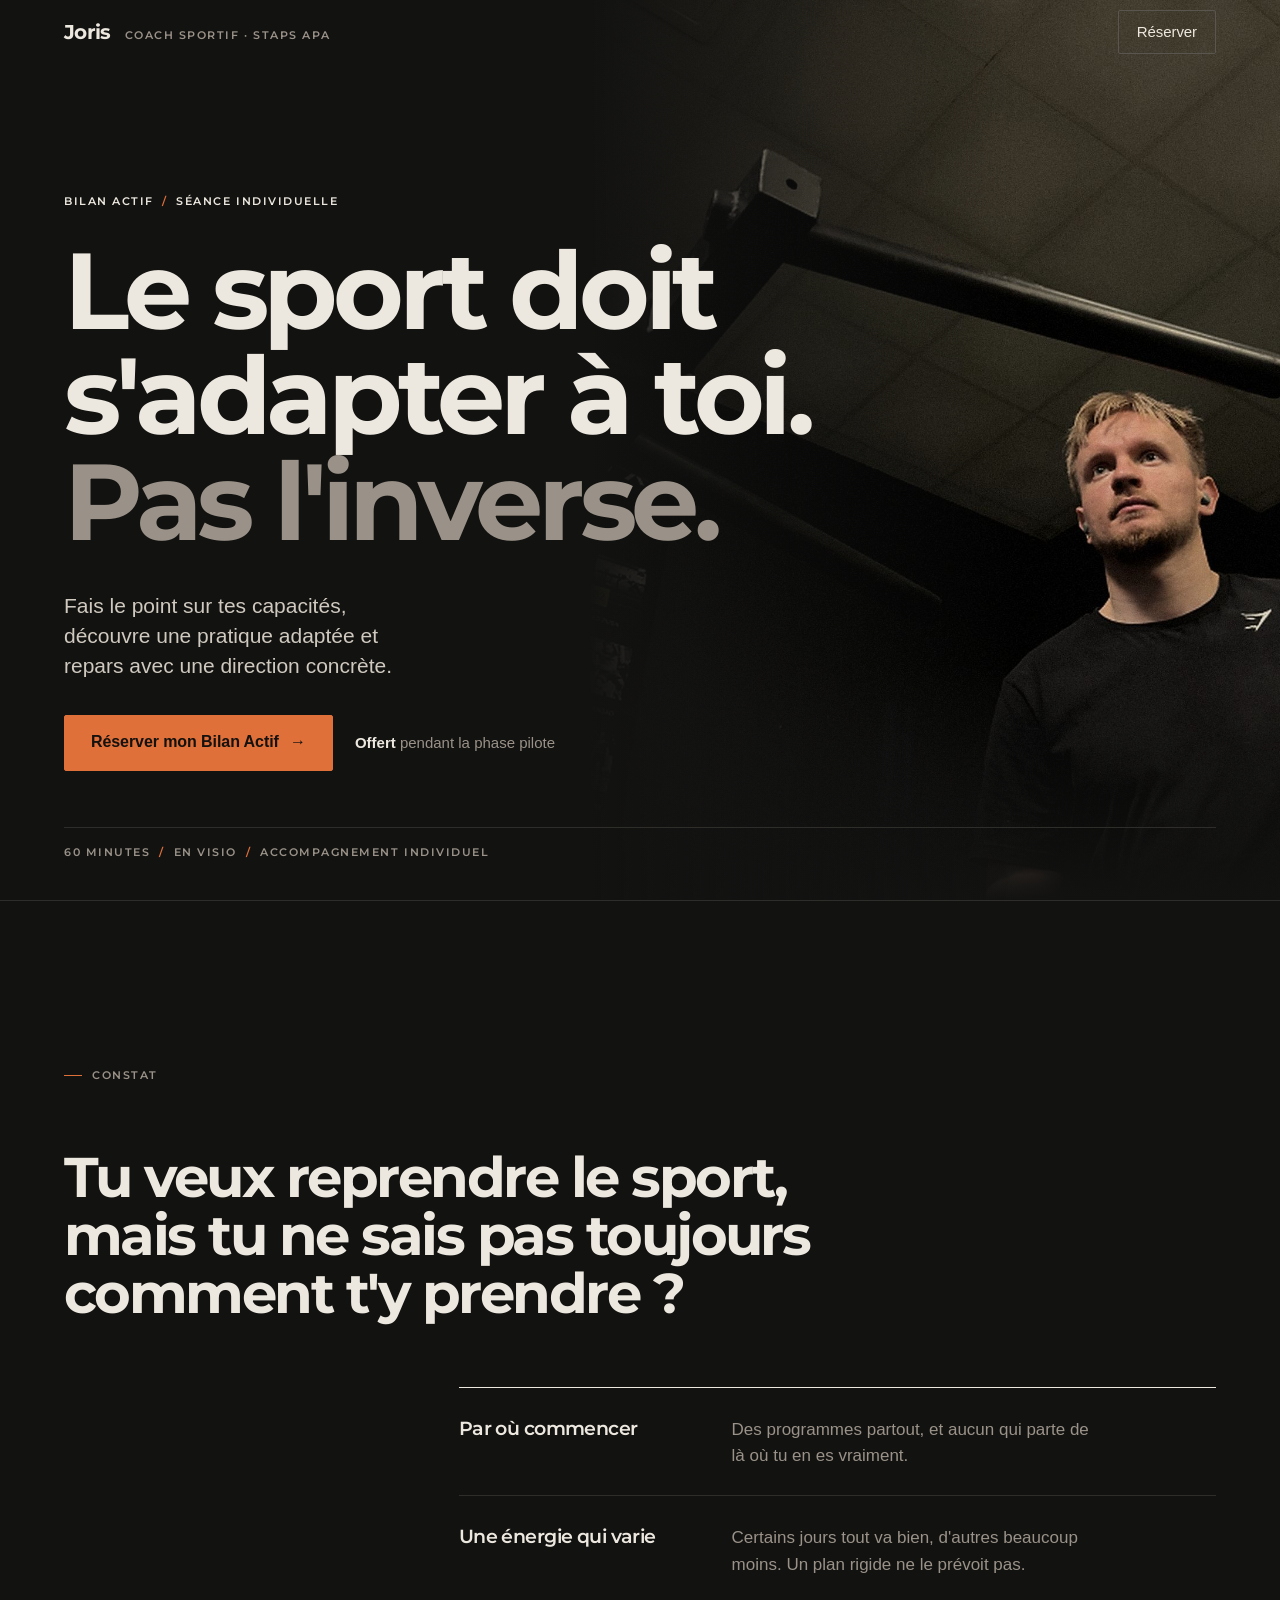
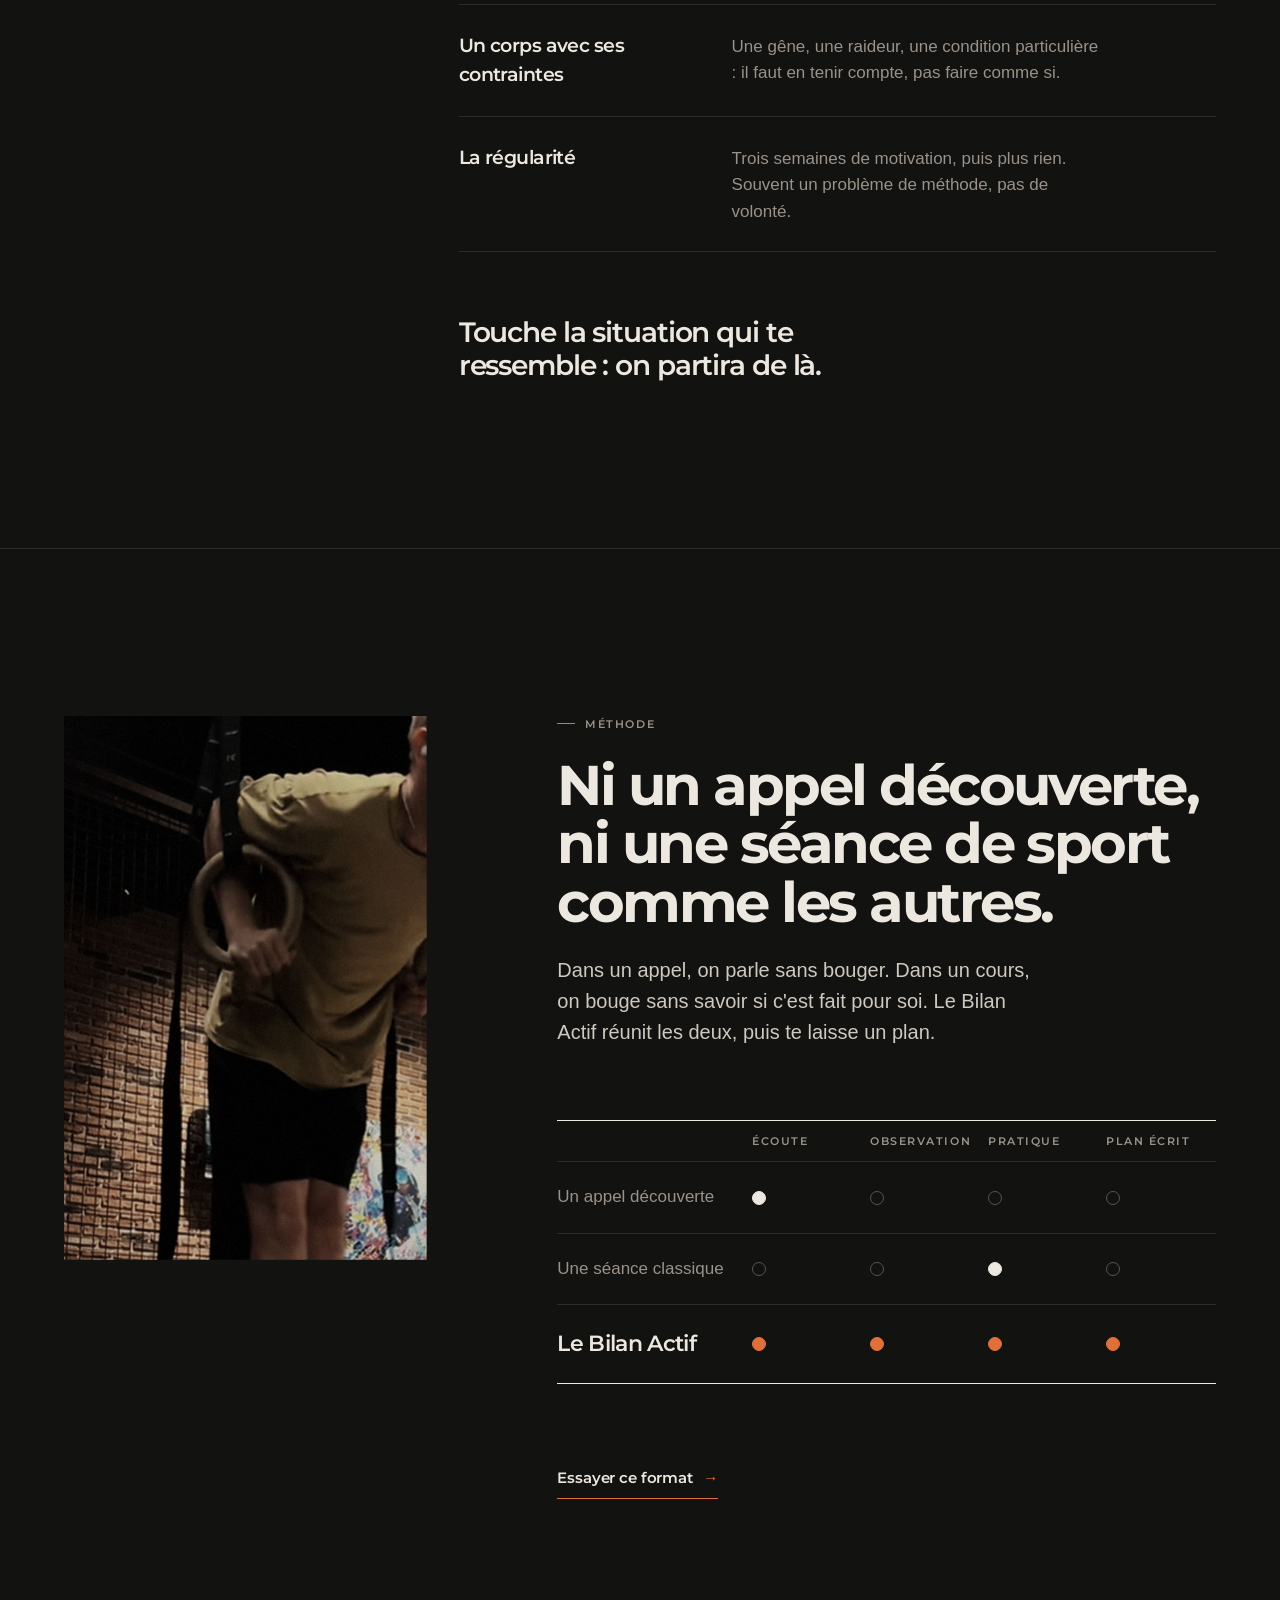
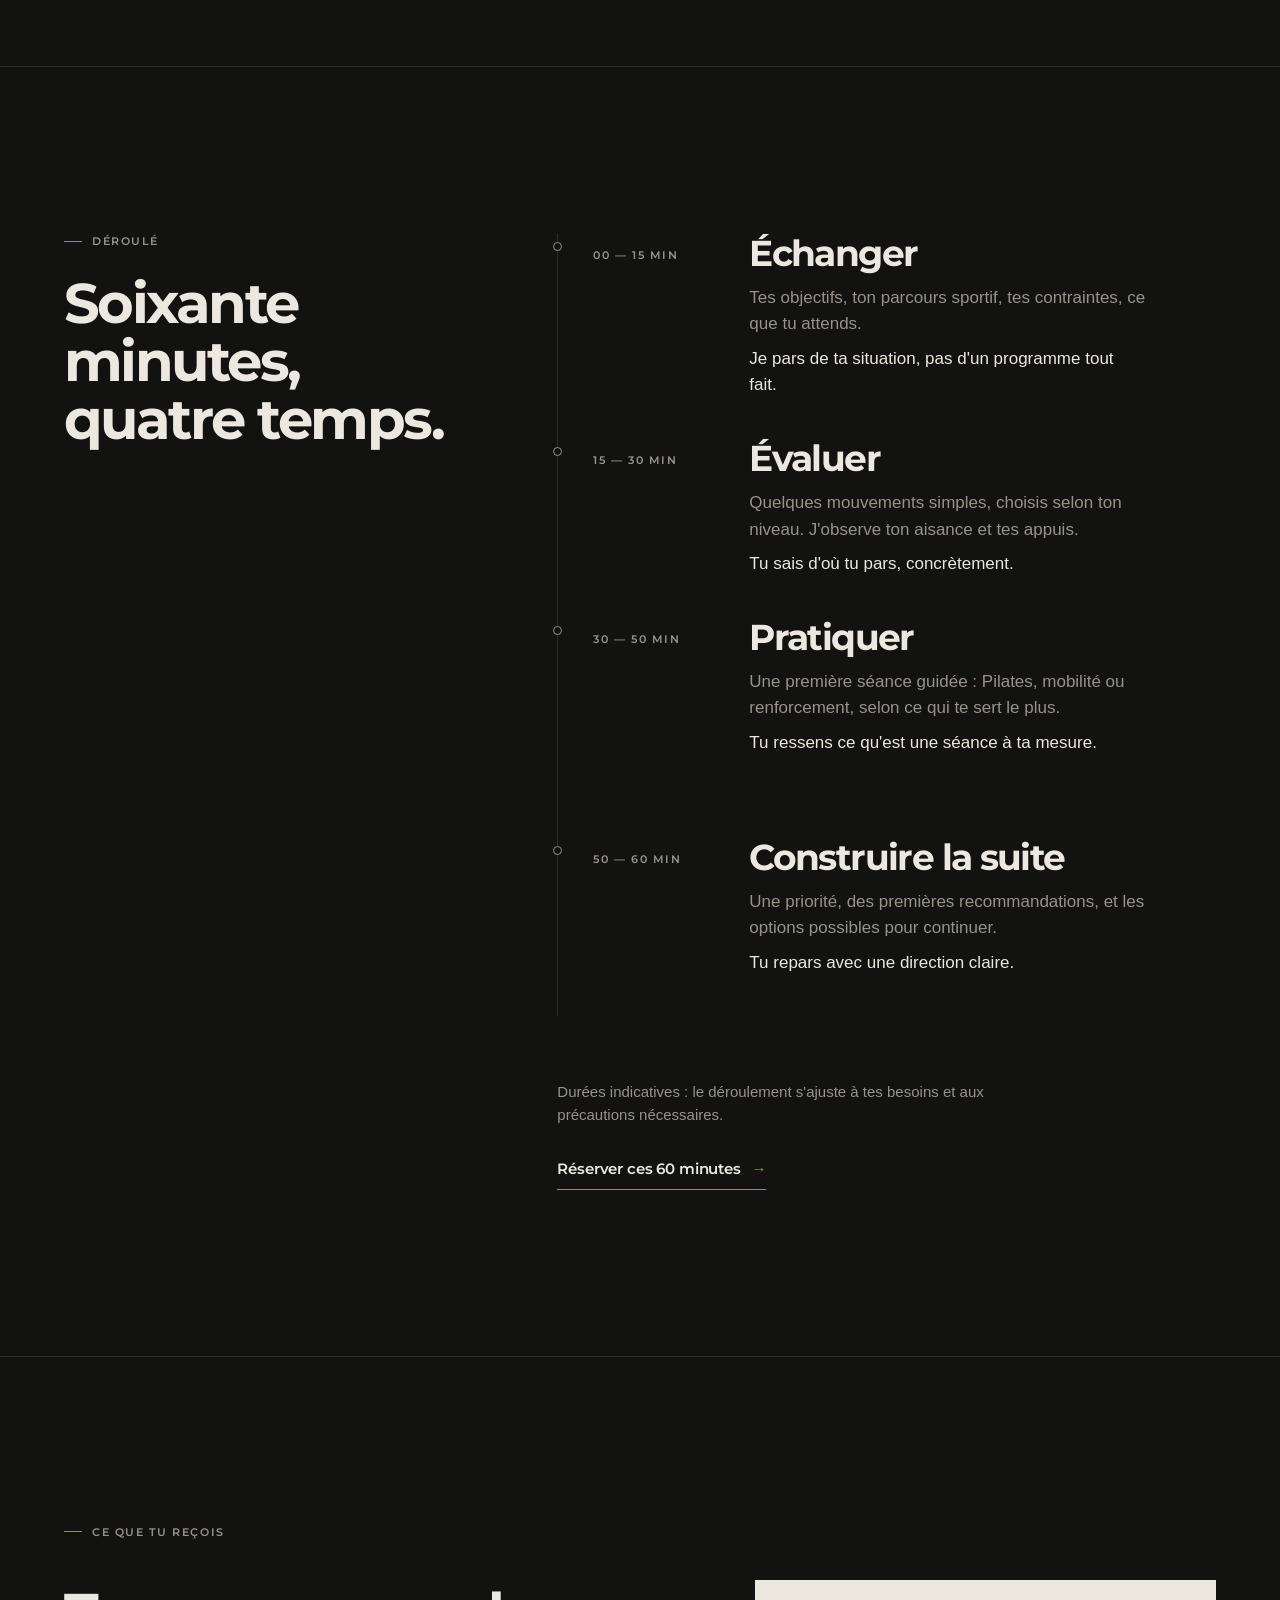
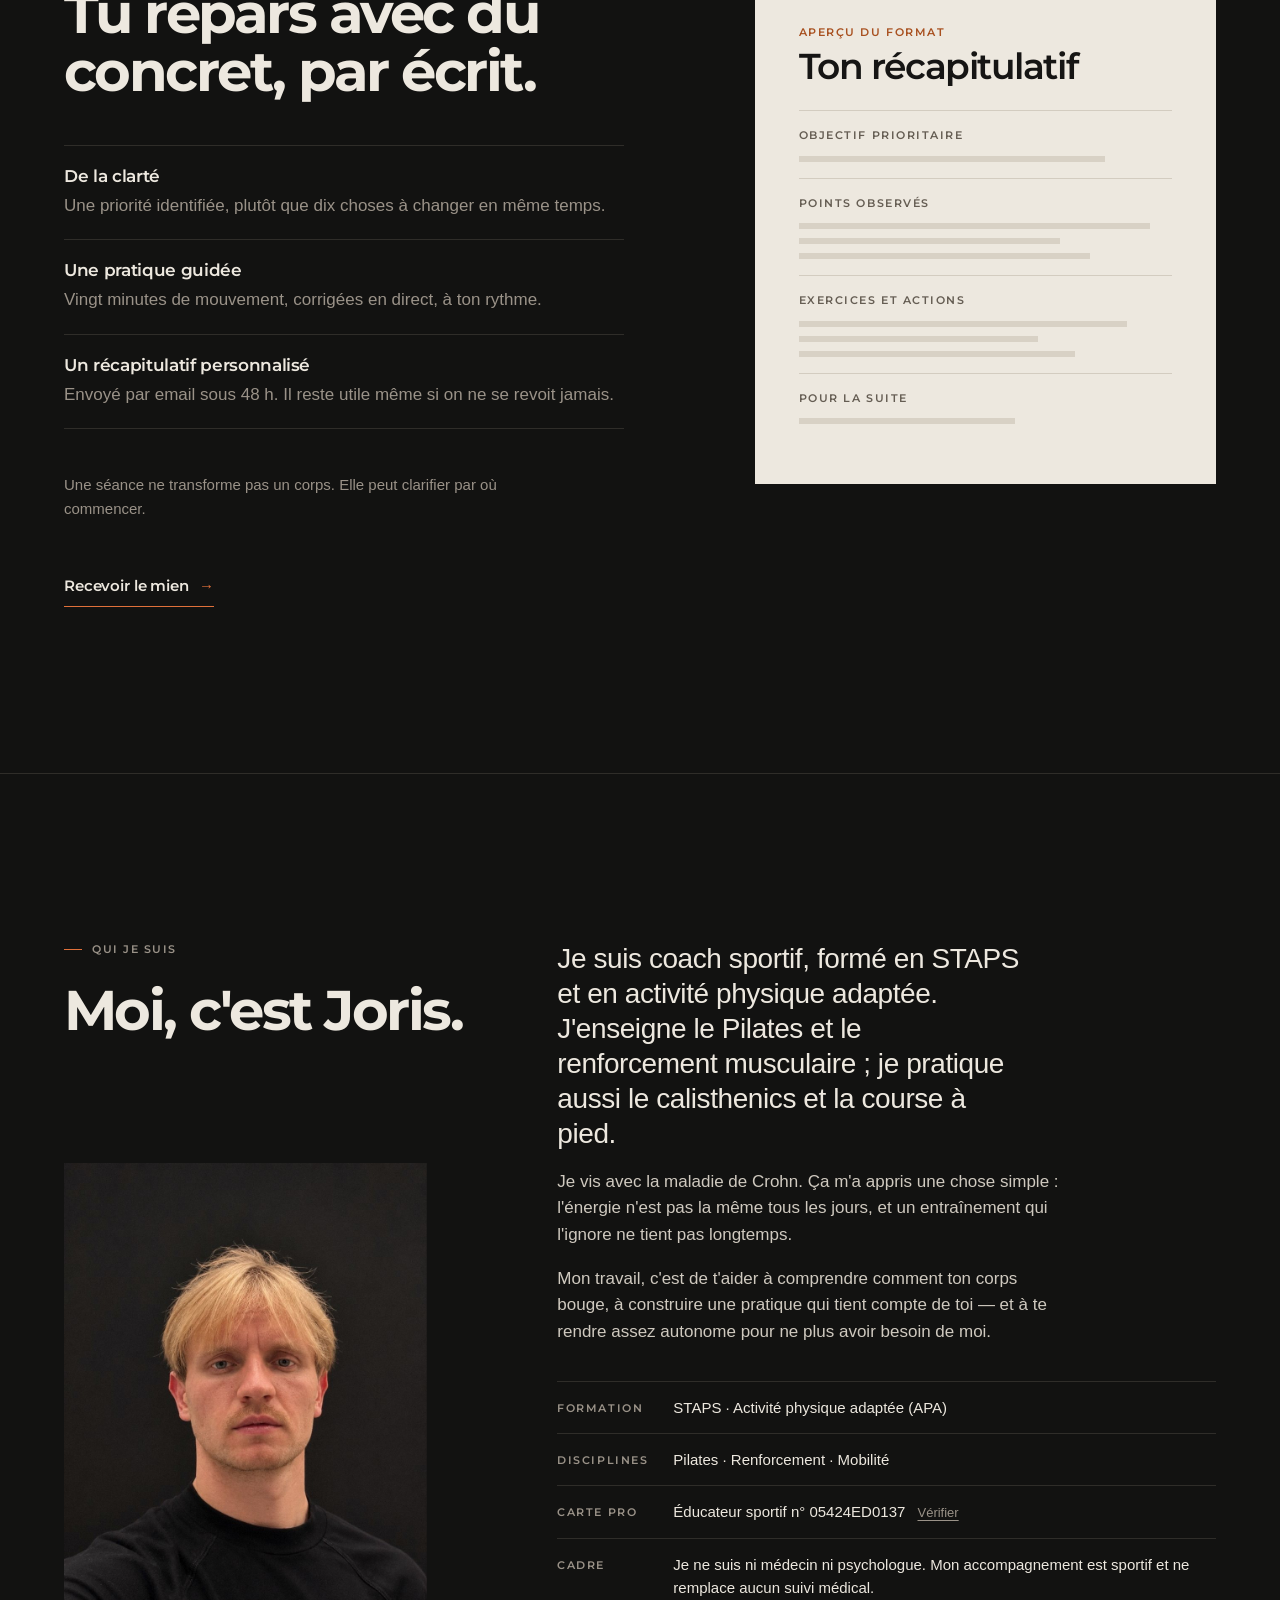
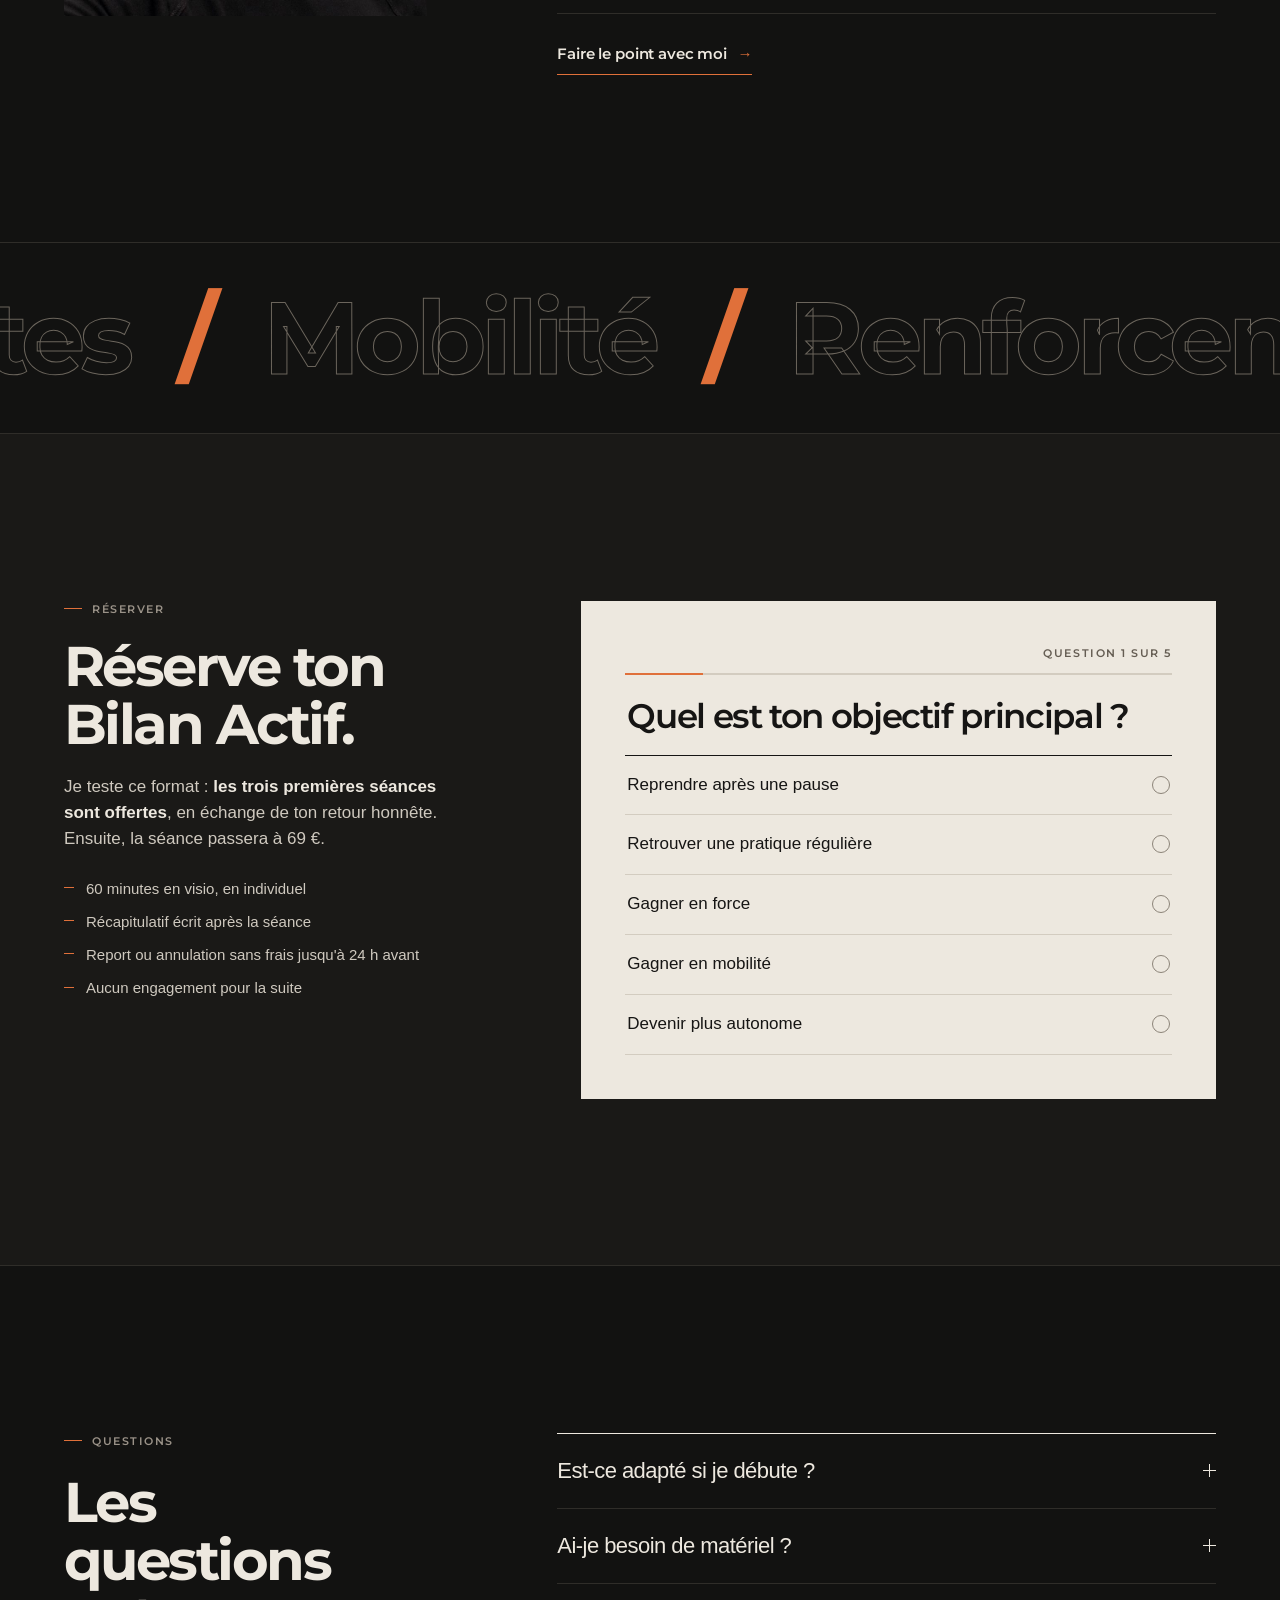
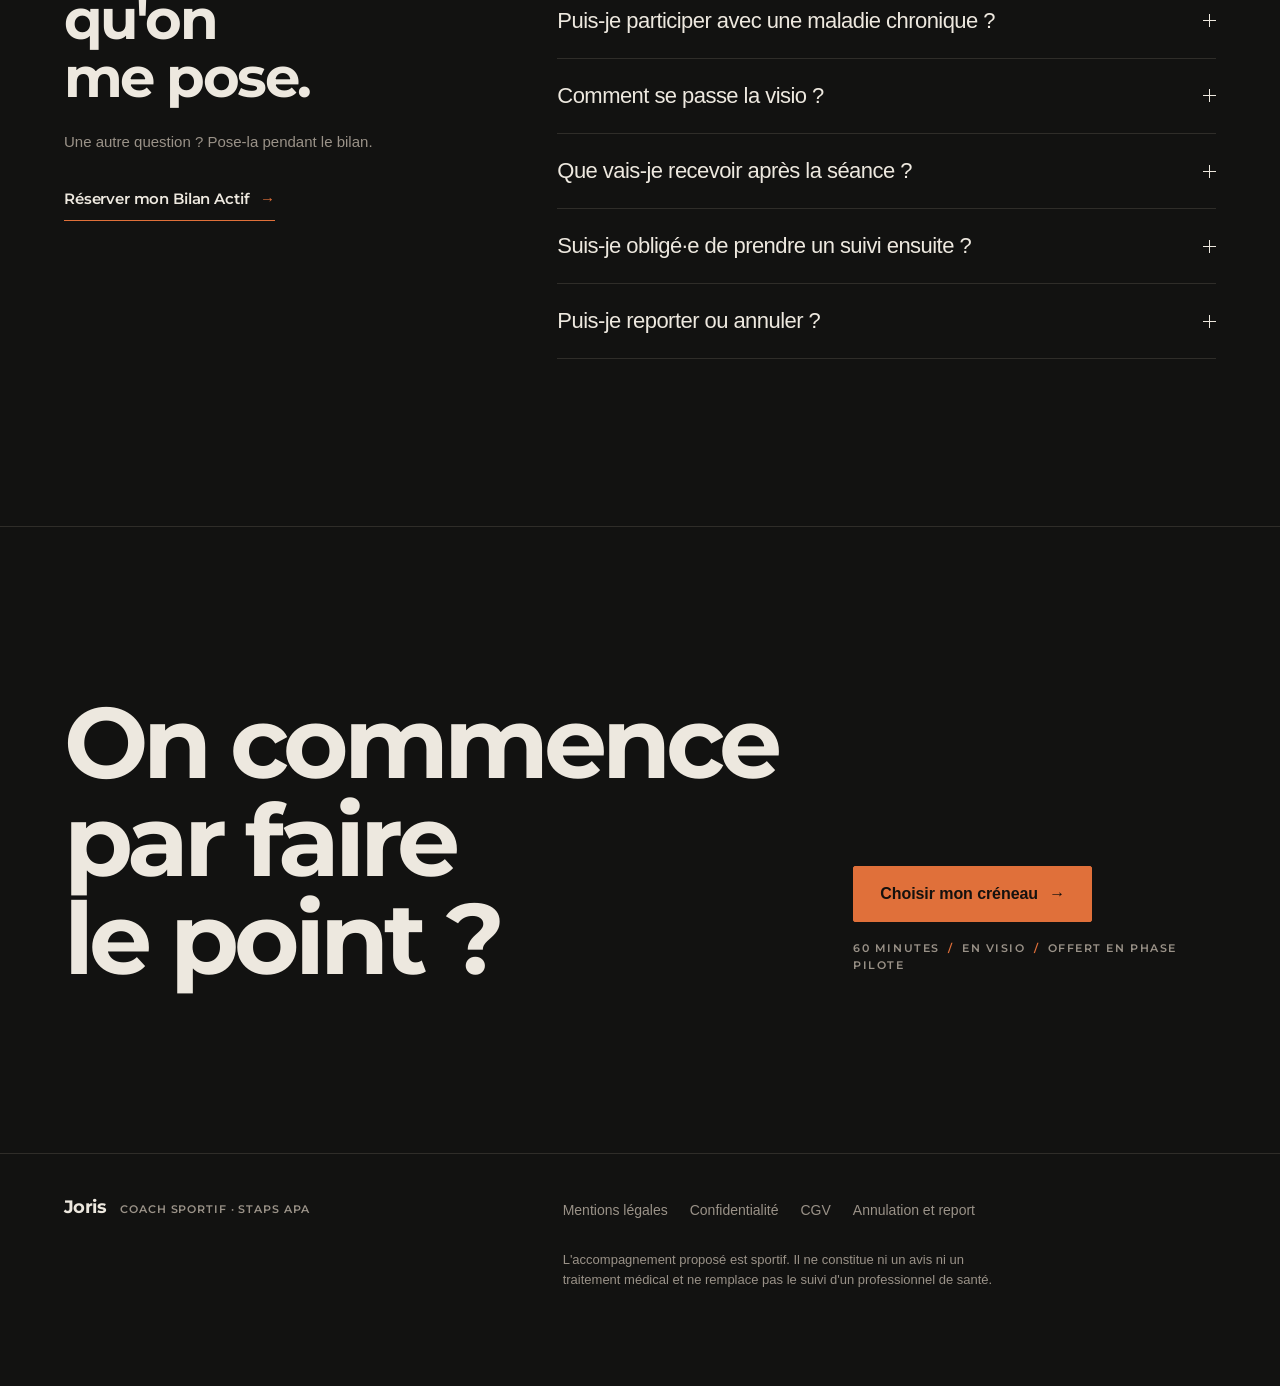
<file: index.html>
<!doctype html>
<html lang="fr">
<head>
<meta charset="utf-8">
<meta name="viewport" content="width=device-width, initial-scale=1, viewport-fit=cover">
<title>Bilan Actif — Joris, coach sportif · Le sport qui s'adapte à toi</title>
<meta name="description" content="60 minutes en visio pour faire le point sur tes capacités, pratiquer une séance adaptée et repartir avec une direction concrète. Avec Joris, coach sportif formé en STAPS et en activité physique adaptée.">
<meta name="theme-color" content="#121211">
<meta name="color-scheme" content="dark">
<meta name="format-detection" content="telephone=no">

<!-- Partage (Instagram, WhatsApp, iMessage). À FAIRE après mise en ligne :
     remplacer les deux URL ci-dessous par l'adresse définitive du site. -->
<meta property="og:type" content="website">
<meta property="og:locale" content="fr_FR">
<meta property="og:title" content="Le sport doit s'adapter à toi. Pas l'inverse.">
<meta property="og:description" content="Bilan Actif — 60 minutes en visio pour faire le point, pratiquer et repartir avec une direction concrète.">
<meta property="og:image" content="https://jojo23177-gif.github.io/bilan-actif/og.png">
<meta property="og:url" content="https://jojo23177-gif.github.io/bilan-actif/">
<meta name="twitter:card" content="summary_large_image">

<link rel="icon" href="favicon.svg" type="image/svg+xml">
<link rel="preload" href="fonts/montserrat-latin-wght-normal.woff2" as="font" type="font/woff2" crossorigin>
<link rel="stylesheet" href="styles.css">
<script src="config.js"></script>
</head>
<body>
<a class="skip" href="#contenu">Aller au contenu</a>

<header class="top" id="top">
  <div class="wrap top__in">
    <a class="brand" href="#top" aria-label="Joris — accueil"><span class="brand__name">Joris</span><span class="brand__role mono">Coach sportif · STAPS APA</span></a>
    <a class="btn btn--ghost btn--sm" href="#reserver">Réserver</a>
  </div>
</header>

<main id="contenu">

<!-- HERO ------------------------------------------------------------ -->
<section class="hero">
  <figure class="hero__photo shot" data-photo="hero" data-alt="Joris, coach sportif, dans une salle d'entraînement" data-eager></figure>
  <div class="wrap hero__in">
    <p class="mono hero__kicker">Bilan Actif <i aria-hidden="true">/</i> séance individuelle</p>
    <h1><span class="ln"><span>Le sport doit</span></span> <span class="ln"><span>s'adapter à&nbsp;toi.</span></span> <span class="ln"><span class="soft">Pas&nbsp;l'inverse.</span></span></h1>
    <p class="lede">Fais le point sur tes capacités, découvre une pratique adaptée et repars avec une direction concrète.</p>
    <div class="hero__cta">
      <a class="btn" href="#reserver">Réserver mon Bilan Actif <span class="arrow" aria-hidden="true">→</span></a>
      <p class="price" data-mode="pilote"><strong>Offert</strong> pendant la phase pilote</p>
      <p class="price" data-mode="commercial"><strong><span data-prix>69</span>&nbsp;€</strong> la séance</p>
    </div>
    <ul class="mono specs">
      <li>60 minutes</li><li>En visio</li><li>Accompagnement individuel</li>
    </ul>
  </div>
</section>

<!-- CONSTAT --------------------------------------------------------- -->
<section class="sec constat wrap" aria-labelledby="t-constat">
  <p class="mono tag">Constat</p>
  <h2 id="t-constat" class="rise">Tu veux reprendre le sport, mais tu ne sais pas toujours comment t'y&nbsp;prendre&nbsp;?</h2>
  <div class="obs rise">
    <button type="button" class="obs__row" data-frein="Savoir par où commencer"><span class="obs__t">Par où commencer</span><span class="obs__d">Des programmes partout, et aucun qui parte de là où tu en es vraiment.</span><span class="obs__go">C'est moi <i aria-hidden="true">→</i></span></button>
    <button type="button" class="obs__row" data-frein="Une énergie qui varie"><span class="obs__t">Une énergie qui varie</span><span class="obs__d">Certains jours tout va bien, d'autres beaucoup moins. Un plan rigide ne le prévoit pas.</span><span class="obs__go">C'est moi <i aria-hidden="true">→</i></span></button>
    <button type="button" class="obs__row" data-frein="Des contraintes physiques"><span class="obs__t">Un corps avec ses contraintes</span><span class="obs__d">Une gêne, une raideur, une condition particulière : il faut en tenir compte, pas faire comme si.</span><span class="obs__go">C'est moi <i aria-hidden="true">→</i></span></button>
    <button type="button" class="obs__row" data-frein="Tenir dans la durée"><span class="obs__t">La régularité</span><span class="obs__d">Trois semaines de motivation, puis plus rien. Souvent un problème de méthode, pas de volonté.</span><span class="obs__go">C'est moi <i aria-hidden="true">→</i></span></button>
  </div>
  <p class="aside rise">Touche la situation qui te ressemble&nbsp;: on partira de&nbsp;là.</p>
</section>

<!-- MÉTHODE --------------------------------------------------------- -->
<section class="sec methode wrap" aria-labelledby="t-approche">
  <div class="methode__text">
    <p class="mono tag">Méthode</p>
    <h2 id="t-approche" class="rise">Ni un appel découverte, ni une séance de sport comme les autres.</h2>
    <p class="intro rise">Dans un appel, on parle sans bouger. Dans un cours, on bouge sans savoir si c'est fait pour soi. Le Bilan Actif réunit les deux, puis te laisse un plan.</p>
  </div>

<figure class="fig shot" data-photo="figure" data-alt="Joris en appui sur des anneaux de gymnastique"></figure>

  <div class="matrix rise" role="table" aria-label="Ce que contient chaque format">
    <div class="matrix__row matrix__head mono" role="row">
      <span role="columnheader" class="matrix__name"><span class="vh">Format</span></span>
      <span role="columnheader">Écoute</span>
      <span role="columnheader">Observation</span>
      <span role="columnheader">Pratique</span>
      <span role="columnheader">Plan écrit</span>
    </div>
    <div class="matrix__row" role="row">
      <span role="rowheader" class="matrix__name">Un appel découverte</span>
      <span role="cell" data-col="Écoute"><i class="dot on"></i><span class="vh">oui</span></span>
      <span role="cell" data-col="Observation"><i class="dot"></i><span class="vh">non</span></span>
      <span role="cell" data-col="Pratique"><i class="dot"></i><span class="vh">non</span></span>
      <span role="cell" data-col="Plan écrit"><i class="dot"></i><span class="vh">non</span></span>
    </div>
    <div class="matrix__row" role="row">
      <span role="rowheader" class="matrix__name">Une séance classique</span>
      <span role="cell" data-col="Écoute"><i class="dot"></i><span class="vh">non</span></span>
      <span role="cell" data-col="Observation"><i class="dot"></i><span class="vh">non</span></span>
      <span role="cell" data-col="Pratique"><i class="dot on"></i><span class="vh">oui</span></span>
      <span role="cell" data-col="Plan écrit"><i class="dot"></i><span class="vh">non</span></span>
    </div>
    <div class="matrix__row matrix__row--us" role="row">
      <span role="rowheader" class="matrix__name">Le Bilan Actif</span>
      <span role="cell" data-col="Écoute"><i class="dot on"></i><span class="vh">oui</span></span>
      <span role="cell" data-col="Observation"><i class="dot on"></i><span class="vh">oui</span></span>
      <span role="cell" data-col="Pratique"><i class="dot on"></i><span class="vh">oui</span></span>
      <span role="cell" data-col="Plan écrit"><i class="dot on"></i><span class="vh">oui</span></span>
    </div>
  </div>
  <a class="go methode__go" href="#reserver">Essayer ce format <span class="arrow" aria-hidden="true">→</span></a>
</section>

<!-- DÉROULÉ --------------------------------------------------------- -->
<section class="sec deroule wrap" aria-labelledby="t-deroule">
  <div class="deroule__head">
    <p class="mono tag">Déroulé</p>
    <h2 id="t-deroule" class="rise">Soixante minutes, quatre&nbsp;temps.</h2>
  </div>
  <ol class="tl" id="tl">
    <li style="--m:15">
      <p class="mono tl__t">00 — 15 min</p>
      <h3>Échanger</h3>
      <p class="tl__d">Tes objectifs, ton parcours sportif, tes contraintes, ce que tu attends.</p>
      <p class="tl__g">Je pars de ta situation, pas d'un programme tout fait.</p>
    </li>
    <li style="--m:15">
      <p class="mono tl__t">15 — 30 min</p>
      <h3>Évaluer</h3>
      <p class="tl__d">Quelques mouvements simples, choisis selon ton niveau. J'observe ton aisance et tes appuis.</p>
      <p class="tl__g">Tu sais d'où tu pars, concrètement.</p>
    </li>
    <li style="--m:20">
      <p class="mono tl__t">30 — 50 min</p>
      <h3>Pratiquer</h3>
      <p class="tl__d">Une première séance guidée : Pilates, mobilité ou renforcement, selon ce qui te sert le plus.</p>
      <p class="tl__g">Tu ressens ce qu'est une séance à ta mesure.</p>
    </li>
    <li style="--m:10">
      <p class="mono tl__t">50 — 60 min</p>
      <h3>Construire la suite</h3>
      <p class="tl__d">Une priorité, des premières recommandations, et les options possibles pour continuer.</p>
      <p class="tl__g">Tu repars avec une direction claire.</p>
    </li>
  </ol>
  <div class="deroule__end"><p class="note">Durées indicatives : le déroulement s'ajuste à tes besoins et aux précautions nécessaires.</p><a class="go" href="#reserver">Réserver ces 60 minutes <span class="arrow" aria-hidden="true">→</span></a></div>
</section>

<!-- LIVRABLE -------------------------------------------------------- -->
<section class="sec livrable wrap" aria-labelledby="t-obtiens">
  <div class="livrable__text">
    <p class="mono tag">Ce que tu reçois</p>
    <h2 id="t-obtiens" class="rise">Tu repars avec du concret, par&nbsp;écrit.</h2>
    <ul class="plain rise">
      <li><h3>De la clarté</h3><p>Une priorité identifiée, plutôt que dix choses à changer en même temps.</p></li>
      <li><h3>Une pratique guidée</h3><p>Vingt minutes de mouvement, corrigées en direct, à ton rythme.</p></li>
      <li><h3>Un récapitulatif personnalisé</h3><p>Envoyé par email sous <span data-recap>48</span>&nbsp;h. Il reste utile même si on ne se revoit jamais.</p></li>
    </ul>
    <p class="note">Une séance ne transforme pas un corps. Elle peut clarifier par où commencer.</p>
    <a class="go" href="#reserver">Recevoir le mien <span class="arrow" aria-hidden="true">→</span></a>
  </div>

  <aside class="recap rise" aria-label="Aperçu du récapitulatif envoyé après la séance">
    <p class="mono recap__tag">Aperçu du format</p>
    <p class="recap__title">Ton récapitulatif</p>
    <dl>
      <div><dt class="mono">Objectif prioritaire</dt><dd><i style="width:82%"></i></dd></div>
      <div><dt class="mono">Points observés</dt><dd><i style="width:94%"></i><i style="width:70%"></i><i style="width:78%"></i></dd></div>
      <div><dt class="mono">Exercices et actions</dt><dd><i style="width:88%"></i><i style="width:64%"></i><i style="width:74%"></i></dd></div>
      <div><dt class="mono">Pour la suite</dt><dd><i style="width:58%"></i></dd></div>
    </dl>
  </aside>
</section>

<!-- QUI JE SUIS ----------------------------------------------------- -->
<section class="sec qui wrap" aria-labelledby="t-apropos">
  <div class="qui__head">
    <p class="mono tag">Qui je suis</p>
    <h2 id="t-apropos" class="rise">Moi, c'est Joris.</h2>
  </div>
  <figure class="qui__photo shot" data-photo="apropos" data-alt="Joris pendant une séance en visio"></figure>
  <div class="qui__text rise">
    <p class="big">Je suis coach sportif, formé en STAPS et en activité physique adaptée. J'enseigne le Pilates et le renforcement musculaire&nbsp;; je pratique aussi le calisthenics et la course à pied.</p>
    <p>Je vis avec la maladie de Crohn. Ça m'a appris une chose simple&nbsp;: l'énergie n'est pas la même tous les jours, et un entraînement qui l'ignore ne tient pas longtemps.</p>
    <p>Mon travail, c'est de t'aider à comprendre comment ton corps bouge, à construire une pratique qui tient compte de toi — et à te rendre assez autonome pour ne plus avoir besoin de moi.</p>
    <dl class="facts">
      <div><dt class="mono">Formation</dt><dd>STAPS · Activité physique adaptée (APA)</dd></div>
      <div><dt class="mono">Disciplines</dt><dd>Pilates · Renforcement · Mobilité</dd></div>
      <div><dt class="mono">Carte pro</dt><dd>Éducateur sportif n°&nbsp;<span data-carte></span> <a href="https://recherche-educateur.sports.gouv.fr" target="_blank" rel="noopener">Vérifier</a></dd></div>
      <div><dt class="mono">Cadre</dt><dd>Je ne suis ni médecin ni psychologue. Mon accompagnement est sportif et ne remplace aucun suivi médical.</dd></div>
    </dl>
    <a class="go" href="#reserver">Faire le point avec moi <span class="arrow" aria-hidden="true">→</span></a>
  </div>
</section>

<a class="ticker" href="#reserver" aria-label="Réserver mon Bilan Actif"><span class="ticker__in" aria-hidden="true">Pilates <i>/</i> Mobilité <i>/</i> Renforcement <i>/</i> Reprise <i>/</i> Régularité <i>/</i> Autonomie <i>/</i> Pilates <i>/</i> Mobilité <i>/</i> Renforcement <i>/</i> Reprise <i>/</i> Régularité <i>/</i> Autonomie <i>/</i> Pilates <i>/</i> Mobilité <i>/</i> Renforcement <i>/</i> Reprise <i>/</i> Régularité <i>/</i> Autonomie <i>/</i> Pilates <i>/</i> Mobilité <i>/</i> Renforcement <i>/</i> Reprise <i>/</i> Régularité <i>/</i> Autonomie <i>/</i> </span></a>

<!-- RÉSERVER -------------------------------------------------------- -->
<section class="book-sec" id="reserver" aria-labelledby="t-reserver">
  <div class="wrap book">
    <div class="book__intro">
      <p class="mono tag">Réserver</p>
      <h2 id="t-reserver">Réserve ton Bilan Actif.</h2>
      <p data-mode="pilote">Je teste ce format : <strong>les trois premières séances sont offertes</strong>, en échange de ton retour honnête. Ensuite, la séance passera à <span data-prix>69</span>&nbsp;€.</p>
      <p data-mode="commercial"><strong><span data-prix>69</span>&nbsp;€</strong>, tout compris. Paiement sécurisé au moment de choisir ton créneau.</p>
      <ul class="ticks">
        <li>60 minutes en visio, en individuel</li>
        <li>Récapitulatif écrit après la séance</li>
        <li>Report ou annulation sans frais jusqu'à <span data-annul>24</span>&nbsp;h avant</li>
        <li>Aucun engagement pour la suite</li>
      </ul>
    </div>

    <div class="panel" id="booking">
      <div class="panel__bar">
        <button type="button" class="back" id="bk-back" hidden><span aria-hidden="true">←</span> Retour</button>
        <p class="panel__count mono" id="bk-count" aria-live="polite">Question 1 sur 5</p>
        <div class="progress" aria-hidden="true"><i id="bk-progress"></i></div>
      </div>
      <form id="bk-form" novalidate>
        <fieldset class="step is-on" data-step="0">
          <legend tabindex="-1">Quel est ton objectif principal&nbsp;?</legend>
          <label class="opt"><input type="radio" name="objectif" value="Reprendre après une pause"><span>Reprendre après une pause</span><i></i></label>
          <label class="opt"><input type="radio" name="objectif" value="Retrouver une pratique régulière"><span>Retrouver une pratique régulière</span><i></i></label>
          <label class="opt"><input type="radio" name="objectif" value="Gagner en force"><span>Gagner en force</span><i></i></label>
          <label class="opt"><input type="radio" name="objectif" value="Gagner en mobilité"><span>Gagner en mobilité</span><i></i></label>
          <label class="opt"><input type="radio" name="objectif" value="Devenir plus autonome"><span>Devenir plus autonome</span><i></i></label>
        </fieldset>

        <fieldset class="step" data-step="1">
          <legend tabindex="-1">Où en es-tu aujourd'hui&nbsp;?</legend>
          <label class="opt"><input type="radio" name="niveau" value="Aucune activité pour l'instant"><span>Aucune activité pour l'instant</span><i></i></label>
          <label class="opt"><input type="radio" name="niveau" value="De temps en temps"><span>De temps en temps</span><i></i></label>
          <label class="opt"><input type="radio" name="niveau" value="1 à 2 fois par semaine"><span>1 à 2 fois par semaine</span><i></i></label>
          <label class="opt"><input type="radio" name="niveau" value="3 fois par semaine ou plus"><span>3 fois par semaine ou plus</span><i></i></label>
        </fieldset>

        <fieldset class="step" data-step="2">
          <legend tabindex="-1">Qu'est-ce qui te freine le plus&nbsp;?</legend>
          <label class="opt"><input type="radio" name="difficulte" value="Savoir par où commencer"><span>Savoir par où commencer</span><i></i></label>
          <label class="opt"><input type="radio" name="difficulte" value="Tenir dans la durée"><span>Tenir dans la durée</span><i></i></label>
          <label class="opt"><input type="radio" name="difficulte" value="Une énergie qui varie"><span>Une énergie qui varie</span><i></i></label>
          <label class="opt"><input type="radio" name="difficulte" value="Des contraintes physiques"><span>Des contraintes physiques</span><i></i></label>
          <label class="opt"><input type="radio" name="difficulte" value="Le manque de temps"><span>Le manque de temps</span><i></i></label>
        </fieldset>

        <fieldset class="step" data-step="3">
          <legend tabindex="-1">Où veux-tu surtout pratiquer&nbsp;?</legend>
          <label class="opt"><input type="radio" name="lieu" value="À la maison"><span>À la maison</span><i></i></label>
          <label class="opt"><input type="radio" name="lieu" value="En salle"><span>En salle</span><i></i></label>
          <label class="opt"><input type="radio" name="lieu" value="En extérieur"><span>En extérieur</span><i></i></label>
          <label class="opt"><input type="radio" name="lieu" value="Un peu de tout"><span>Un peu de tout</span><i></i></label>
        </fieldset>

        <fieldset class="step" data-step="4">
          <legend tabindex="-1">Une contrainte pratique à me signaler&nbsp;?</legend>
          <label class="field">
            <span class="field__hint">Facultatif. Horaires, espace, matériel… Pas besoin de détails médicaux ici.</span>
            <textarea name="contrainte" rows="2" maxlength="200" placeholder="Ex. : petit espace, pas de tapis"></textarea>
          </label>

          <div class="medical">
            <p class="medical__t">Avant une séance, demande l'avis de ton médecin si&nbsp;:</p>
            <ul>
              <li>tu as une douleur thoracique, des essoufflements inhabituels ou des malaises&nbsp;;</li>
              <li>tu es en poussée, en convalescence ou tu sors d'une opération récente&nbsp;;</li>
              <li>un professionnel de santé t'a déconseillé l'activité physique&nbsp;;</li>
              <li>tu es enceinte ou tu as accouché récemment.</li>
            </ul>
            <label class="check"><input type="checkbox" id="bk-ack" required><span>J'ai lu ces points. Si l'un d'eux me concerne, je demande un avis médical avant la séance.</span></label>
            <p class="err" id="bk-ack-err" role="alert" hidden>Coche la case pour continuer.</p>
          </div>
          <button type="button" class="btn btn--full" id="bk-to-slot">Choisir mon créneau <span class="arrow" aria-hidden="true">→</span></button>
        </fieldset>

        <!-- Créneau : Calendly -->
        <div class="step" data-step="5" data-kind="cal">
          <h3 class="step__h" tabindex="-1">Choisis ton créneau</h3>
          <p class="step__sub" data-mode="pilote">Séance offerte. Les horaires s'affichent dans ton fuseau horaire.</p>
          <p class="step__sub" data-mode="commercial"><span data-prix>69</span>&nbsp;€ — tu règles juste après avoir choisi ton créneau. Les horaires s'affichent dans ton fuseau horaire.</p>
          <div id="cal-inline" class="cal"><p class="cal__load">Chargement des disponibilités…</p></div>
        </div>

        <!-- Créneau : demande manuelle (secours sans abonnement) -->
        <div class="step" data-step="5" data-kind="manuel">
          <h3 class="step__h" tabindex="-1">Tes disponibilités</h3>
          <p class="step__sub">Je te propose deux créneaux par email sous 24&nbsp;h. Horaires en heure de Paris<span id="bk-tz"></span>.</p>
          <div class="chips" role="group" aria-label="Moments possibles">
            <label class="chip"><input type="checkbox" name="dispo" value="Semaine matin"><span>Semaine · matin</span></label>
            <label class="chip"><input type="checkbox" name="dispo" value="Semaine midi"><span>Semaine · midi</span></label>
            <label class="chip"><input type="checkbox" name="dispo" value="Semaine soir"><span>Semaine · soir</span></label>
            <label class="chip"><input type="checkbox" name="dispo" value="Week-end"><span>Week-end</span></label>
          </div>
          <label class="field"><span class="field__label">Prénom</span><input type="text" name="prenom" autocomplete="given-name" required></label>
          <label class="field"><span class="field__label">Email</span><input type="email" name="email" autocomplete="email" inputmode="email" required></label>
          <p class="err" id="bk-send-err" role="alert" hidden></p>
          <button type="submit" class="btn btn--full" id="bk-send">Envoyer ma demande <span class="arrow" aria-hidden="true">→</span></button>
          <p class="fine" data-mode="commercial">Aucun paiement maintenant : tu recevras un lien de paiement sécurisé (Stripe) avec la proposition de créneau.</p>
          <p class="fine">Tes réponses servent uniquement à préparer la séance. <a href="informations-legales.html#confidentialite">Confidentialité</a></p>
        </div>

        <!-- Confirmation -->
        <div class="step" data-step="6">
          <p class="done__mark" aria-hidden="true">✓</p>
          <h3 class="step__h" tabindex="-1" id="bk-done-title">C'est noté.</h3>
          <p class="step__sub" id="bk-done-text"></p>
          <a class="btn btn--full" id="bk-pay" href="#" target="_blank" rel="noopener" hidden>Régler ma séance — <span data-prix>69</span>&nbsp;€ <span class="arrow" aria-hidden="true">→</span></a>
          <div class="prep">
            <p class="prep__t">Pour préparer la séance</p>
            <ul>
              <li>Une tenue dans laquelle tu bouges librement.</li>
              <li>Environ 2&nbsp;m au sol, un tapis si tu en as un.</li>
              <li>Ton téléphone ou ton ordinateur posé de façon à te voir en entier.</li>
              <li>De l'eau à portée de main.</li>
            </ul>
          </div>
        </div>
      </form>
    </div>
  </div>
</section>

<!-- FAQ ------------------------------------------------------------- -->
<section class="sec faq-sec wrap" aria-labelledby="t-faq">
  <div class="faq__head">
    <p class="mono tag">Questions</p>
    <h2 id="t-faq" class="rise">Les questions qu'on me&nbsp;pose.</h2>
    <p class="note">Une autre question ? Pose-la pendant le bilan.</p>
    <a class="go" href="#reserver">Réserver mon Bilan Actif <span class="arrow" aria-hidden="true">→</span></a>
  </div>
  <div class="faq">
    <details><summary>Est-ce adapté si je débute&nbsp;?</summary><p>Oui. Les mouvements sont choisis selon ton niveau, et il n'y a rien à réussir : le but est de voir d'où tu pars.</p></details>
    <details><summary>Ai-je besoin de matériel&nbsp;?</summary><p>Non. Un peu d'espace au sol et une tenue confortable suffisent. Si tu as un tapis ou du matériel, dis-le-moi, on s'en servira.</p></details>
    <details><summary>Puis-je participer avec une maladie chronique&nbsp;?</summary><p>Dans la plupart des cas, oui : la séance s'adapte à ton énergie du jour et à tes contraintes, c'est le principe de l'activité physique adaptée. Je ne suis pas médecin : si tu es en poussée, en convalescence ou si un doute existe, demande d'abord l'avis du professionnel de santé qui te suit.</p></details>
    <details><summary>Comment se passe la visio&nbsp;?</summary><p>Tu reçois un lien par email. Tu l'ouvres depuis ton téléphone ou ton ordinateur, posé de façon à ce que je te voie en entier. Rien à installer.</p></details>
    <details><summary>Que vais-je recevoir après la séance&nbsp;?</summary><p>Un récapitulatif écrit, sous <span data-recap>48</span>&nbsp;h : ton objectif prioritaire, les points observés, quelques exercices ou actions concrètes et une recommandation pour la suite.</p></details>
    <details><summary>Suis-je obligé·e de prendre un suivi ensuite&nbsp;?</summary><p>Non. Le bilan est conçu pour être utile seul. Si tu veux continuer, je t'explique les possibilités à la fin, et tu décides tranquillement.</p></details>
    <details><summary>Puis-je reporter ou annuler&nbsp;?</summary><p>Oui, sans frais jusqu'à <span data-annul>24</span>&nbsp;h avant la séance, depuis le lien présent dans l'email de confirmation. <span data-mode="commercial">Dans ce délai, une annulation est intégralement remboursée.</span> Le détail figure dans les <a href="informations-legales.html#annulation">conditions d'annulation</a>.</p></details>
  </div>
</section>

<!-- DERNIER APPEL --------------------------------------------------- -->
<section class="final wrap">
  <h2 class="rise">On commence par faire le&nbsp;point&nbsp;?</h2>
  <div class="final__cta">
    <a class="btn" href="#reserver">Choisir mon créneau <span class="arrow" aria-hidden="true">→</span></a>
    <p class="mono">60 minutes <i aria-hidden="true">/</i> En visio <i aria-hidden="true">/</i>
      <span data-mode="pilote">Offert en phase pilote</span><span data-mode="commercial"><span data-prix>69</span>&nbsp;€</span></p>
  </div>
</section>

</main>

<footer class="foot">
  <div class="wrap foot__in">
    <p class="foot__brand">Joris <span class="mono">Coach sportif · STAPS APA</span></p>
    <nav aria-label="Informations légales">
      <a href="informations-legales.html#mentions">Mentions légales</a>
      <a href="informations-legales.html#confidentialite">Confidentialité</a>
      <a href="informations-legales.html#cgv">CGV</a>
      <a href="informations-legales.html#annulation">Annulation et report</a>
      <a href="#" data-instagram hidden rel="noopener">Instagram</a>
      <a href="#" data-email hidden>Contact</a>
    </nav>
    <p class="foot__note">L'accompagnement proposé est sportif. Il ne constitue ni un avis ni un traitement médical et ne remplace pas le suivi d'un professionnel de santé.</p>
  </div>
</footer>

<a class="dock" href="#reserver" id="dock"><span>Réserver mon Bilan Actif</span><span class="dock__p" data-mode="pilote">Offert</span><span class="dock__p" data-mode="commercial"><span data-prix>69</span>&nbsp;€</span></a>

<script src="app.js" defer></script>
</body>
</html>
</file>
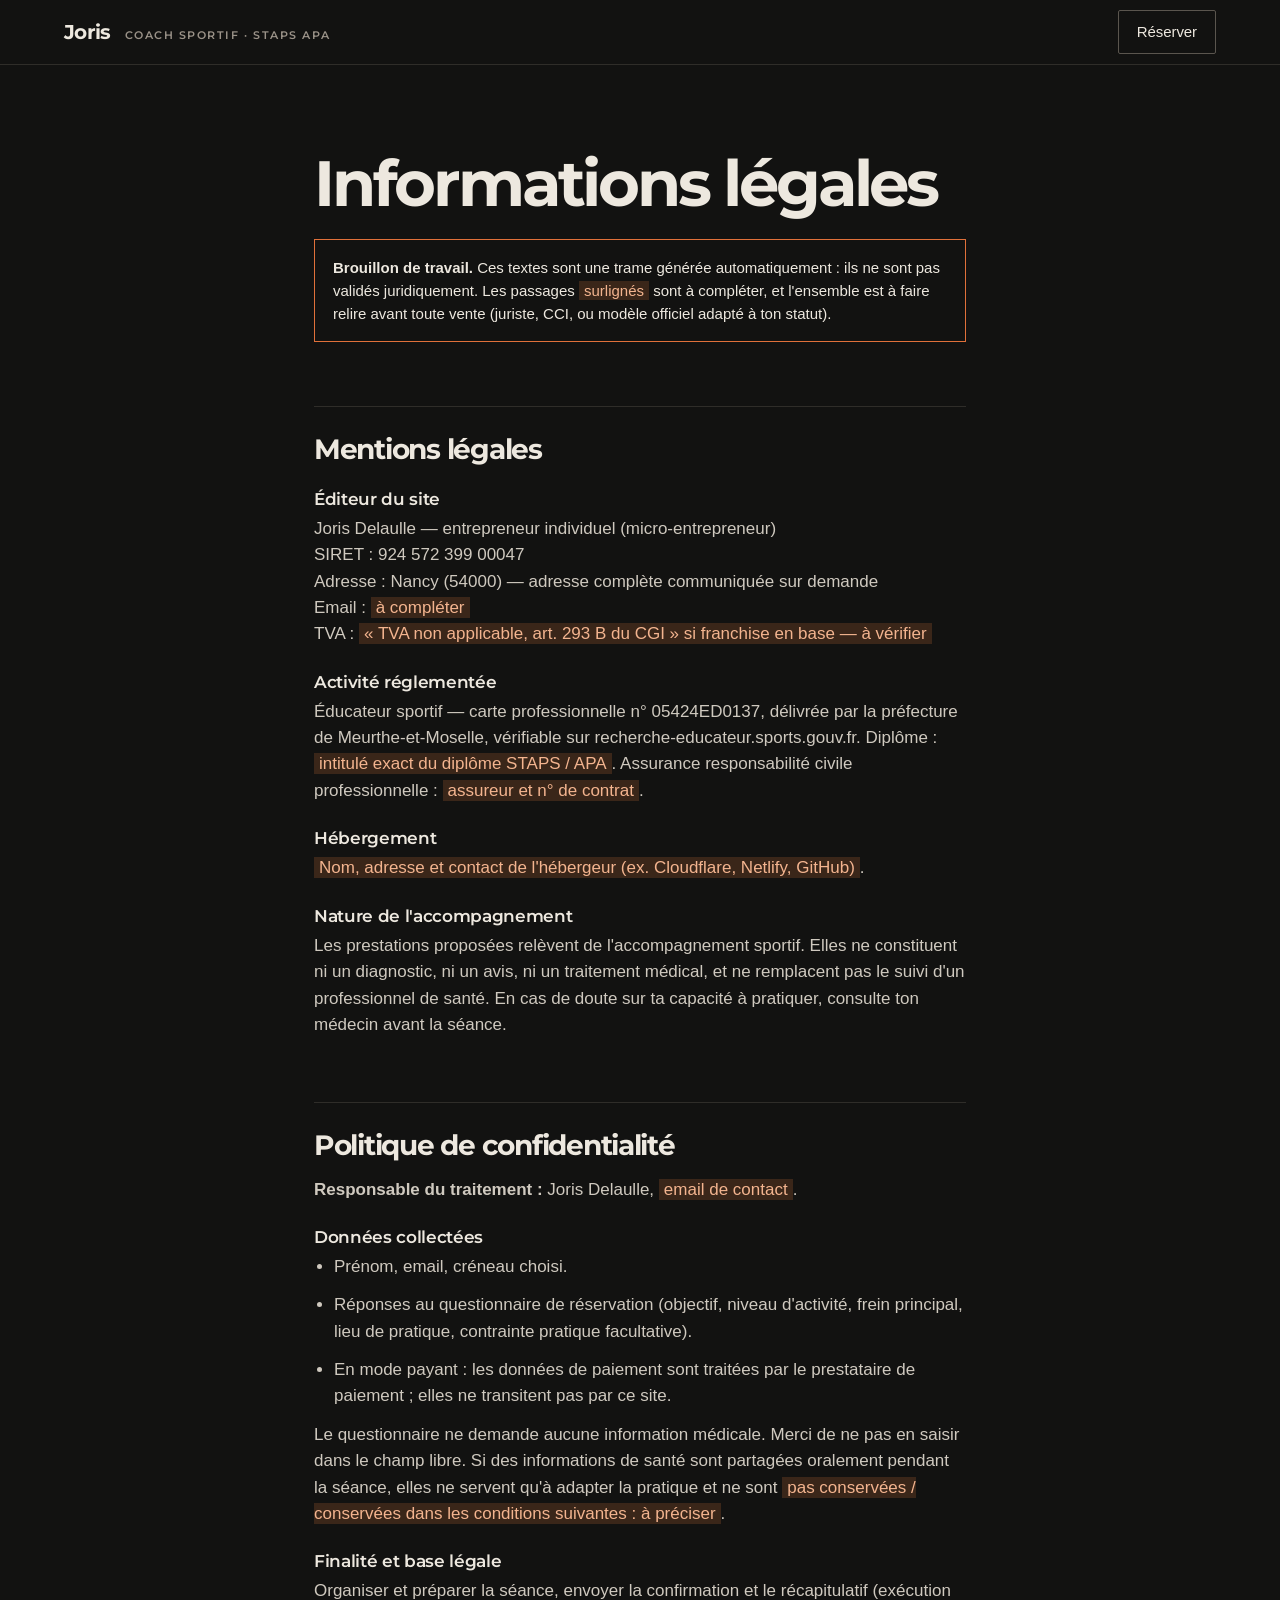
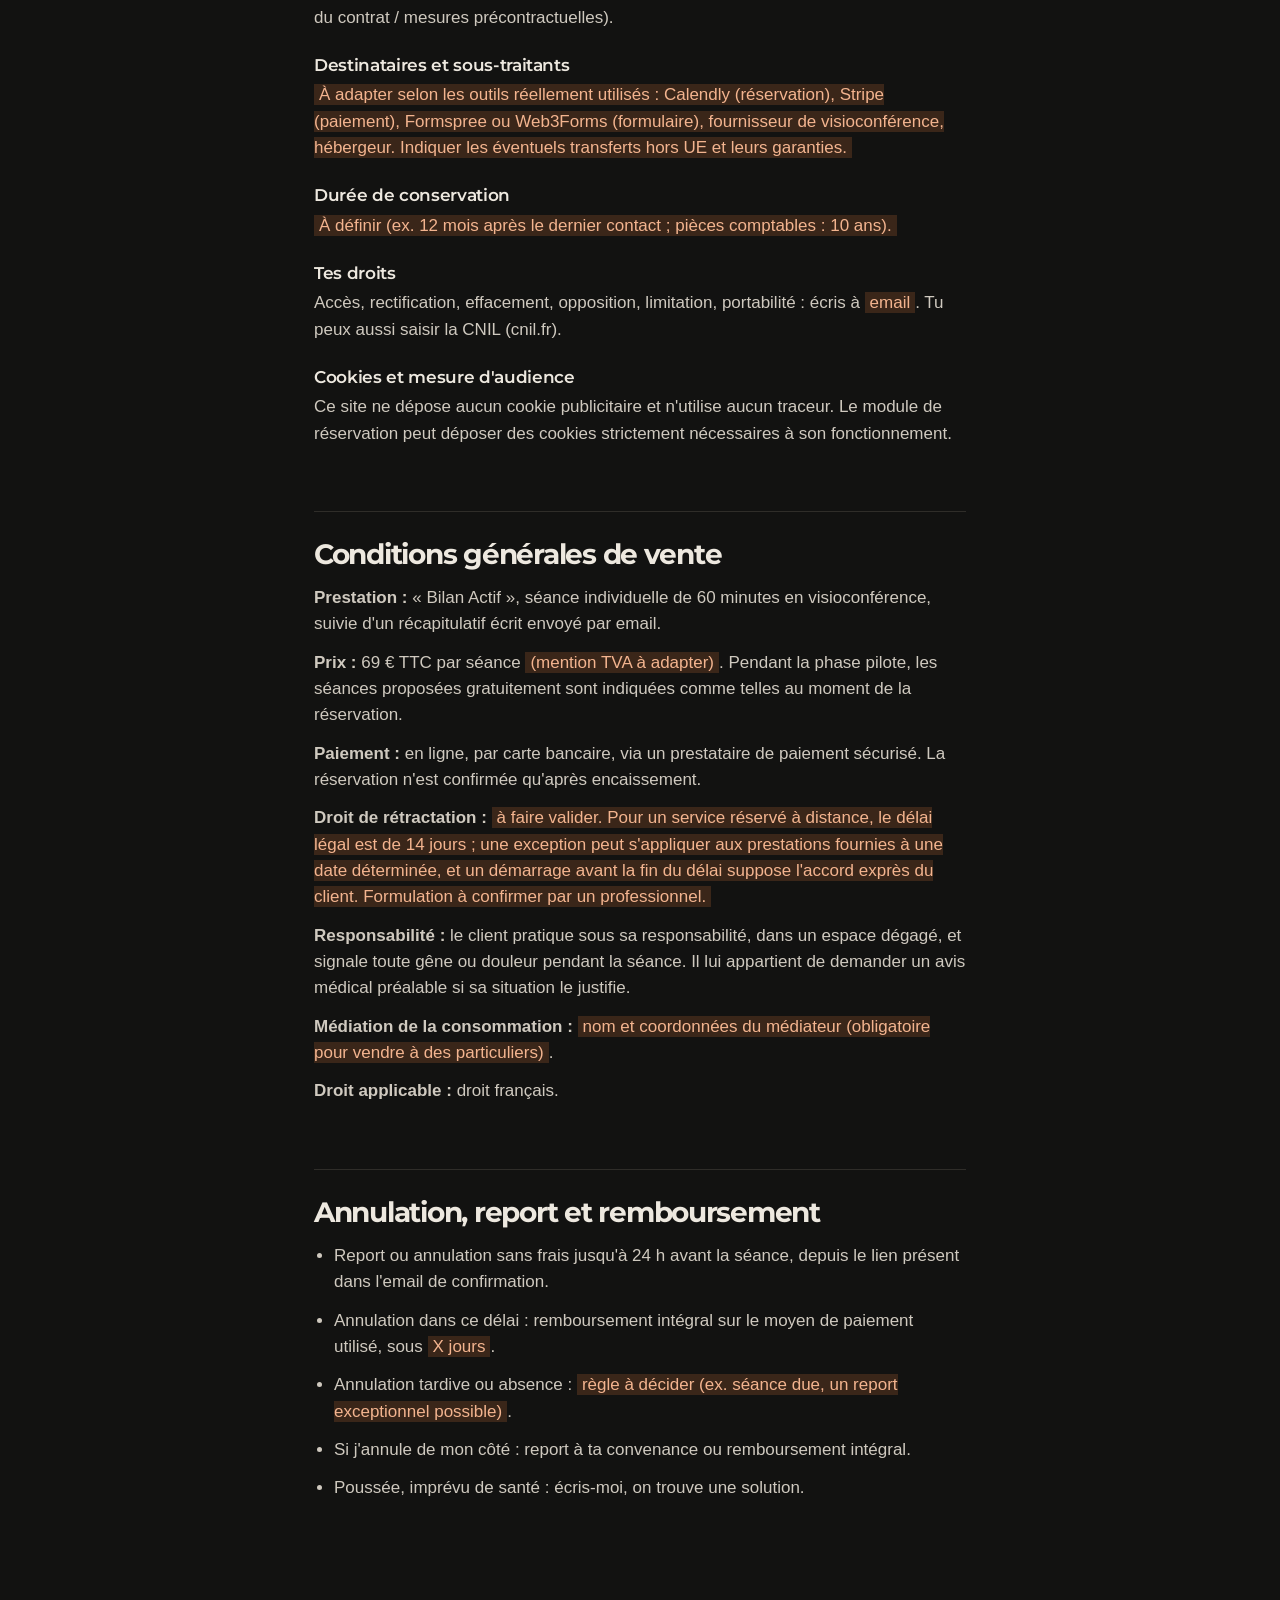
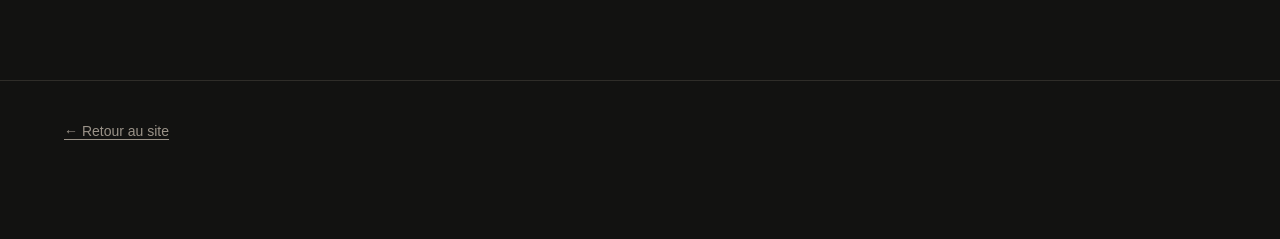
<file: informations-legales.html>
<!doctype html>
<html lang="fr">
<head>
<meta charset="utf-8">
<meta name="viewport" content="width=device-width, initial-scale=1">
<title>Informations légales — Bilan Actif</title>
<meta name="robots" content="noindex">
<meta name="theme-color" content="#121211">
<link rel="icon" href="favicon.svg" type="image/svg+xml">
<link rel="stylesheet" href="styles.css">
<script src="config.js"></script>
</head>
<body>
<header class="top is-stuck">
  <div class="wrap top__in">
    <a class="brand" href="index.html"><span class="brand__name">Joris</span><span class="brand__role mono">Coach sportif · STAPS APA</span></a>
    <a class="btn btn--ghost btn--sm" href="index.html#reserver">Réserver</a>
  </div>
</header>

<main class="wrap legal">
  <h1>Informations légales</h1>
  <p class="draft"><strong>Brouillon de travail.</strong> Ces textes sont une trame générée automatiquement : ils ne sont pas validés juridiquement. Les passages <mark>surlignés</mark> sont à compléter, et l'ensemble est à faire relire avant toute vente (juriste, CCI, ou modèle officiel adapté à ton statut).</p>

  <h2 id="mentions">Mentions légales</h2>
  <h3>Éditeur du site</h3>
  <p>Joris Delaulle — entrepreneur individuel (micro-entrepreneur)<br>
  SIRET : 924 572 399 00047<br>
  Adresse : Nancy (54000) — adresse complète communiquée sur demande<br>
  Email : <mark>à compléter</mark><br>
  TVA : <mark>« TVA non applicable, art. 293 B du CGI » si franchise en base — à vérifier</mark></p>
  <h3>Activité réglementée</h3>
  <p>Éducateur sportif — carte professionnelle n° 05424ED0137, délivrée par la préfecture de Meurthe-et-Moselle, vérifiable sur recherche-educateur.sports.gouv.fr. Diplôme : <mark>intitulé exact du diplôme STAPS / APA</mark>. Assurance responsabilité civile professionnelle : <mark>assureur et n° de contrat</mark>.</p>
  <h3>Hébergement</h3>
  <p><mark>Nom, adresse et contact de l'hébergeur (ex. Cloudflare, Netlify, GitHub)</mark>.</p>
  <h3>Nature de l'accompagnement</h3>
  <p>Les prestations proposées relèvent de l'accompagnement sportif. Elles ne constituent ni un diagnostic, ni un avis, ni un traitement médical, et ne remplacent pas le suivi d'un professionnel de santé. En cas de doute sur ta capacité à pratiquer, consulte ton médecin avant la séance.</p>

  <h2 id="confidentialite">Politique de confidentialité</h2>
  <p><strong>Responsable du traitement :</strong> Joris Delaulle, <mark>email de contact</mark>.</p>
  <h3>Données collectées</h3>
  <ul>
    <li>Prénom, email, créneau choisi.</li>
    <li>Réponses au questionnaire de réservation (objectif, niveau d'activité, frein principal, lieu de pratique, contrainte pratique facultative).</li>
    <li>En mode payant : les données de paiement sont traitées par le prestataire de paiement ; elles ne transitent pas par ce site.</li>
  </ul>
  <p>Le questionnaire ne demande aucune information médicale. Merci de ne pas en saisir dans le champ libre. Si des informations de santé sont partagées oralement pendant la séance, elles ne servent qu'à adapter la pratique et ne sont <mark>pas conservées / conservées dans les conditions suivantes : à préciser</mark>.</p>
  <h3>Finalité et base légale</h3>
  <p>Organiser et préparer la séance, envoyer la confirmation et le récapitulatif (exécution du contrat / mesures précontractuelles).</p>
  <h3>Destinataires et sous-traitants</h3>
  <p><mark>À adapter selon les outils réellement utilisés : Calendly (réservation), Stripe (paiement), Formspree ou Web3Forms (formulaire), fournisseur de visioconférence, hébergeur. Indiquer les éventuels transferts hors UE et leurs garanties.</mark></p>
  <h3>Durée de conservation</h3>
  <p><mark>À définir (ex. 12 mois après le dernier contact ; pièces comptables : 10 ans).</mark></p>
  <h3>Tes droits</h3>
  <p>Accès, rectification, effacement, opposition, limitation, portabilité : écris à <mark>email</mark>. Tu peux aussi saisir la CNIL (cnil.fr).</p>
  <h3>Cookies et mesure d'audience</h3>
  <p>Ce site ne dépose aucun cookie publicitaire et n'utilise aucun traceur. Le module de réservation peut déposer des cookies strictement nécessaires à son fonctionnement.</p>

  <h2 id="cgv">Conditions générales de vente</h2>
  <p><strong>Prestation :</strong> « Bilan Actif », séance individuelle de 60 minutes en visioconférence, suivie d'un récapitulatif écrit envoyé par email.</p>
  <p><strong>Prix :</strong> <span data-prix>69</span> € TTC par séance <mark>(mention TVA à adapter)</mark>. Pendant la phase pilote, les séances proposées gratuitement sont indiquées comme telles au moment de la réservation.</p>
  <p><strong>Paiement :</strong> en ligne, par carte bancaire, via un prestataire de paiement sécurisé. La réservation n'est confirmée qu'après encaissement.</p>
  <p><strong>Droit de rétractation :</strong> <mark>à faire valider. Pour un service réservé à distance, le délai légal est de 14 jours ; une exception peut s'appliquer aux prestations fournies à une date déterminée, et un démarrage avant la fin du délai suppose l'accord exprès du client. Formulation à confirmer par un professionnel.</mark></p>
  <p><strong>Responsabilité :</strong> le client pratique sous sa responsabilité, dans un espace dégagé, et signale toute gêne ou douleur pendant la séance. Il lui appartient de demander un avis médical préalable si sa situation le justifie.</p>
  <p><strong>Médiation de la consommation :</strong> <mark>nom et coordonnées du médiateur (obligatoire pour vendre à des particuliers)</mark>.</p>
  <p><strong>Droit applicable :</strong> droit français.</p>

  <h2 id="annulation">Annulation, report et remboursement</h2>
  <ul>
    <li>Report ou annulation sans frais jusqu'à <span data-annul>24</span> h avant la séance, depuis le lien présent dans l'email de confirmation.</li>
    <li>Annulation dans ce délai : remboursement intégral sur le moyen de paiement utilisé, sous <mark>X jours</mark>.</li>
    <li>Annulation tardive ou absence : <mark>règle à décider (ex. séance due, un report exceptionnel possible)</mark>.</li>
    <li>Si j'annule de mon côté : report à ta convenance ou remboursement intégral.</li>
    <li>Poussée, imprévu de santé : écris-moi, on trouve une solution.</li>
  </ul>
</main>

<footer class="foot"><div class="wrap"><a href="index.html">← Retour au site</a></div></footer>
<script>
document.querySelectorAll("[data-prix]").forEach(function(e){e.textContent=SITE.prix});
document.querySelectorAll("[data-annul]").forEach(function(e){e.textContent=SITE.annulationHeures});
</script>
</body>
</html>
</file>
<file: styles.css>
/* ==================================================================
   Bilan Actif — « la planche annotée »
   Charbon · blanc cassé · un seul orange · photos traitées en figures
   ================================================================== */

@font-face {
  font-family: "Montserrat"; font-style: normal; font-weight: 100 900; font-display: swap;
  src: url("fonts/montserrat-latin-wght-normal.woff2") format("woff2");
}

:root {
  --bg: #121211;
  --bg-2: #1A1917;
  --bone: #EDE8DF;
  --mute: #9A9288;
  --line: #2F2D29;
  --orange: #E0703A;

  /* objets « papier » (fiche récapitulative, panneau de réservation) */
  --paper: #EDE8DF;
  --ink: #161514;
  --ink-mute: #655D53;
  --paper-line: #D3CCC0;

  --sans: "Helvetica Neue", Helvetica, Arial, sans-serif;
  --display: "Montserrat", "Helvetica Neue", Helvetica, Arial, sans-serif;
  --mono-f: var(--display);
  --gutter: clamp(20px, 5vw, 64px);
  --sec: clamp(88px, 13vw, 184px);
  --ease: cubic-bezier(.2, .7, .2, 1);
  --out: cubic-bezier(.16, 1, .3, 1);
}

*, *::before, *::after { box-sizing: border-box; }
html { -webkit-text-size-adjust: 100%; scroll-behavior: smooth; scroll-padding-top: 72px; background: var(--bg); }
body {
  margin: 0; background: var(--bg); color: var(--bone);
  font: 400 1.0625rem/1.55 var(--sans);
  -webkit-font-smoothing: antialiased; text-rendering: optimizeLegibility; overflow-x: hidden;
}
h1, h2, h3, p, ul, ol, dl, dd, figure, fieldset { margin: 0; padding: 0; }
ul, ol { list-style: none; }
fieldset { border: 0; min-width: 0; }
a { color: inherit; text-underline-offset: 3px; text-decoration-thickness: 1px; }
img { display: block; max-width: 100%; }
button, input, textarea { font: inherit; color: inherit; }
:focus-visible { outline: 2px solid var(--orange); outline-offset: 3px; }
::selection { background: var(--orange); color: var(--bg); }
[hidden] { display: none !important; }

.wrap { width: 100%; max-width: 1320px; margin-inline: auto; padding-inline: var(--gutter); }
.vh { position: absolute; width: 1px; height: 1px; overflow: hidden; clip-path: inset(50%); white-space: nowrap; }
.skip { position: absolute; left: -999px; top: 8px; background: var(--bone); color: var(--bg); padding: 10px 16px; z-index: 30; }
.skip:focus { left: 8px; }

html[data-mode="pilote"] [data-mode="commercial"],
html[data-mode="commercial"] [data-mode="pilote"] { display: none !important; }

/* ---------- Typographie ---------- */
h1, h2, h3, .brand__name, .aside, .recap__title, .step legend, .step__h, .foot__brand, .obs__t, .matrix__row--us .matrix__name { font-family: var(--display); }
h1 {
  font-size: clamp(2.3rem, 10vw, 6.75rem); line-height: .98; letter-spacing: -.05em; font-weight: 700;
}
h1 .ln { display: block; overflow: hidden; padding-bottom: .12em; margin-bottom: -.12em; }
h1 .ln > span { display: block; }
h2 {
  font-size: clamp(1.85rem, 4.7vw, 3.5rem); line-height: 1.04; letter-spacing: -.045em; font-weight: 700; text-wrap: balance;
}
h3 { font-size: 1.0625rem; line-height: 1.25; font-weight: 600; letter-spacing: -.02em; }
.soft { color: var(--mute); }
.mono { font-family: var(--display); font-size: .6875rem; line-height: 1.5; letter-spacing: .14em; text-transform: uppercase; font-weight: 600; }
.mono i { font-style: normal; color: var(--orange); margin-inline: .35em; }
.tag { color: var(--mute); display: flex; align-items: center; gap: 10px; }
.tag::before { content: ""; width: 18px; height: 1px; background: var(--orange); }
.lede { font-size: clamp(1.125rem, 1.7vw, 1.3125rem); line-height: 1.42; color: #cfc9bf; max-width: 31ch; }
.note { font-size: .9375rem; color: var(--mute); max-width: 52ch; }

/* ---------- Boutons ---------- */
.btn {
  display: inline-flex; align-items: center; justify-content: center; gap: .7em;
  min-height: 56px; padding: 0 26px;
  background: var(--orange); color: #14110e; border: 1px solid var(--orange); border-radius: 2px;
  font-size: 1rem; font-weight: 600; letter-spacing: -.005em; text-decoration: none; cursor: pointer;
  transition: background-color .25s var(--ease), color .25s var(--ease), border-color .25s var(--ease), transform .2s var(--ease);
}
.btn .arrow { transition: transform .35s var(--out); }
.btn:hover { background: #ec7f49; border-color: #ec7f49; }
.btn:hover .arrow { transform: translateX(5px); }
.btn:active { transform: scale(.985); }
.btn--ghost { background: transparent; color: var(--bone); border-color: #5a554e; font-weight: 500; }
.btn--ghost:hover { background: var(--bone); color: var(--bg); border-color: var(--bone); }
.btn--sm { min-height: 44px; padding: 0 18px; font-size: .9375rem; }
.btn--full { width: 100%; }
.btn[disabled] { opacity: .55; cursor: default; }

/* ---------- En-tête ---------- */
.top { position: fixed; inset: 0 0 auto 0; z-index: 20; border-bottom: 1px solid transparent; transition: background-color .3s, border-color .3s; }
.top.is-stuck { background: var(--bg); border-bottom-color: var(--line); }
.top__in { display: flex; align-items: center; justify-content: space-between; height: 64px; }
.brand { display: flex; align-items: baseline; gap: 14px; text-decoration: none; }
.brand__name { font-size: 1.25rem; font-weight: 700; letter-spacing: -.035em; }
.brand__role { color: var(--mute); display: none; }

/* ---------- Photos : dévoilement par masque ---------- */
.shot { position: relative; overflow: hidden; background: var(--bg-2); }
.shot img { position: absolute; inset: 0; width: 100%; height: 100%; object-fit: cover; }
@media (prefers-reduced-motion: no-preference) {
  .js .shot { clip-path: inset(0 0 100% 0); transition: clip-path 1.2s var(--out); }
  .js .shot img { transform: scale(1.08); transition: transform 1.6s var(--out); }
  .js .shot.is-in { clip-path: inset(0); }
  .js .shot.is-in img { transform: none; }
  .js .rise { opacity: 0; transform: translateY(16px); transition: opacity .8s var(--out), transform .8s var(--out); }
  .js .rise.is-in { opacity: 1; transform: none; }
}

/* ---------- Hero ---------- */
@media (prefers-reduced-motion: no-preference) {
  .js h1 .ln > span { transform: translateY(110%); transition: transform 1.1s var(--out); }
  .js .hero.is-ready h1 .ln > span { transform: none; }
  .js h1 .ln:nth-child(2) > span { transition-delay: .09s; }
  .js h1 .ln:nth-child(3) > span { transition-delay: .18s; }
  .js .hero__kicker, .js .hero .lede, .js .hero__cta, .js .specs { opacity: 0; transform: translateY(12px); transition: opacity .8s var(--out) .45s, transform .8s var(--out) .45s; }
  .js .hero.is-ready .hero__kicker, .js .hero.is-ready .lede, .js .hero.is-ready .hero__cta, .js .hero.is-ready .specs { opacity: 1; transform: none; }
  .js .hero.is-ready .hero__cta { transition-delay: .58s; }
  .js .hero.is-ready .specs { transition-delay: .7s; }
}
.hero { position: relative; }
.hero__photo { aspect-ratio: 4 / 5; max-height: 74svh; width: 100%; }
.hero__photo img { object-position: 78% 40%; }
.hero__photo::after { content: ""; position: absolute; inset: 0; background: linear-gradient(to top, var(--bg) 0%, rgba(18,18,17,.55) 22%, transparent 48%); }
.hero__in { position: relative; z-index: 1; display: grid; gap: 22px; margin-top: -5.4rem; padding-bottom: clamp(48px, 8vw, 72px); }
.hero.no-photo .hero__in { margin-top: 0; padding-top: 120px; }
.hero__kicker { color: var(--bone); }
.hero__cta { display: flex; flex-wrap: wrap; align-items: center; gap: 14px 22px; margin-top: 6px; }
.price { font-size: .9375rem; color: var(--mute); }
.price strong { color: var(--bone); font-weight: 600; }
.specs { display: flex; flex-wrap: wrap; gap: 6px 0; margin-top: 18px; padding-top: 16px; border-top: 1px solid var(--line); color: var(--mute); }
.specs li + li::before { content: "/"; color: var(--orange); margin-inline: .8em; }

/* ---------- Sections ---------- */
.sec { padding-block: var(--sec); border-top: 1px solid var(--line); display: grid; gap: clamp(32px, 5vw, 64px); }
.sec > *, .book > * { min-width: 0; }
.intro { font-size: clamp(1.0625rem, 1.6vw, 1.25rem); color: #cfc9bf; max-width: 44ch; }

/* Constat : quatre situations cliquables */
.obs { border-top: 1px solid var(--bone); }
.obs__row {
  display: grid; gap: 6px; width: 100%; text-align: left; padding: 22px 0; cursor: pointer;
  background: none; border: 0; border-bottom: 1px solid var(--line); position: relative;
  transition: padding .45s var(--out), color .25s; -webkit-tap-highlight-color: transparent;
}
.obs__row::before { content: ""; position: absolute; left: 0; bottom: -1px; height: 1px; width: 100%; background: var(--orange); transform: scaleX(0); transform-origin: left; transition: transform .6s var(--out); }
.obs__t { font-weight: 600; letter-spacing: -.03em; font-size: 1.1875rem; }
.obs__d { color: var(--mute); }
.obs__go { font: 600 .6875rem/1.5 var(--display); letter-spacing: .14em; text-transform: uppercase; color: var(--orange); margin-top: 4px; }
.obs__go i { font-style: normal; display: inline-block; transition: transform .35s var(--out); }
.obs__row:hover::before, .obs__row:focus-visible::before, .obs__row.is-picked::before { transform: scaleX(1); }
.obs__row:hover .obs__go i { transform: translateX(5px); }
.aside { font-size: clamp(1.25rem, 2.6vw, 1.75rem); line-height: 1.18; letter-spacing: -.04em; font-weight: 600; max-width: 24ch; }

/* Liens vers la réservation, en fin de section */
.go { display: inline-flex; align-items: center; gap: .7em; justify-self: start; padding: 10px 0; font-family: var(--display); font-weight: 600; font-size: .9375rem; letter-spacing: -.01em; text-decoration: none; color: var(--bone); background: linear-gradient(var(--orange), var(--orange)) left bottom / 100% 1px no-repeat; transition: color .25s, background-size .45s var(--out); }
.go .arrow { color: var(--orange); transition: transform .35s var(--out); }
.go:hover { color: var(--orange); background-size: 0 1px; background-position: right bottom; }
.go:hover .arrow { transform: translateX(6px); }

/* Méthode : figure annotée + matrice */
.methode__text { display: grid; gap: 24px; }
.fig { aspect-ratio: 2 / 3; }

.matrix { border-top: 1px solid var(--bone); align-self: start; }
.matrix__row { display: grid; grid-template-columns: repeat(4, 1fr); gap: 14px 8px; padding: 20px 0 22px; border-bottom: 1px solid var(--line); }
.matrix__head { display: none; }
.matrix__name { grid-column: 1 / -1; font-size: 1.0625rem; color: var(--mute); }
.matrix__row > [role="cell"] { display: grid; gap: 8px; justify-items: start; }
.matrix__row > [role="cell"]::after { content: attr(data-col); font: 600 .625rem/1.4 var(--display); letter-spacing: .08em; text-transform: uppercase; color: var(--mute); }
.dot { display: block; width: 14px; height: 14px; border-radius: 50%; border: 1px solid #5a554e; }
.dot.on { background: var(--bone); border-color: var(--bone); }
@media (prefers-reduced-motion: no-preference) {
  .js .matrix .dot.on { transform: scale(0); transition: transform .5s var(--out); }
  .js .matrix.is-in .dot.on { transform: none; }
  .js .matrix.is-in .matrix__row:nth-child(2) .dot.on { transition-delay: .25s; }
  .js .matrix.is-in .matrix__row:nth-child(3) .dot.on { transition-delay: .45s; }
  .js .matrix.is-in .matrix__row:nth-child(4) [role="cell"]:nth-child(2) .dot { transition-delay: .7s; }
  .js .matrix.is-in .matrix__row:nth-child(4) [role="cell"]:nth-child(3) .dot { transition-delay: .82s; }
  .js .matrix.is-in .matrix__row:nth-child(4) [role="cell"]:nth-child(4) .dot { transition-delay: .94s; }
  .js .matrix.is-in .matrix__row:nth-child(4) [role="cell"]:nth-child(5) .dot { transition-delay: 1.06s; }
}
.matrix__row--us { border-bottom-color: var(--bone); }
.matrix__row--us .matrix__name { color: var(--bone); font-weight: 600; font-size: 1.375rem; letter-spacing: -.03em; }
.matrix__row--us .dot.on { background: var(--orange); border-color: var(--orange); }

/* Déroulé : frise des 60 minutes */
.deroule__head, .faq__head, .qui__head { display: grid; gap: 24px; align-content: start; }
.tl { position: relative; --p: 0; }
.tl::before, .tl::after { content: ""; position: absolute; left: 0; top: 0; width: 1px; height: 100%; background: var(--line); }
.tl::after { background: var(--orange); transform-origin: top; transform: scaleY(var(--p)); width: 2px; left: -.5px; }
.tl li { position: relative; padding: 4px 0 36px 26px; min-height: calc(var(--m) * 9px); display: grid; gap: 8px; align-content: start; }
.tl li::before { content: ""; position: absolute; left: -4px; top: 9px; width: 9px; height: 9px; border-radius: 50%; background: var(--bg); border: 1px solid var(--mute); transition: background-color .3s, border-color .3s; }
.tl li.is-past::before { background: var(--orange); border-color: var(--orange); }
.tl__t { color: var(--mute); }
.tl h3 { font-size: clamp(1.5rem, 3vw, 2.25rem); line-height: 1.05; letter-spacing: -.045em; font-weight: 700; margin-bottom: 4px; }
.deroule__end { display: grid; gap: 20px; }
.tl__d { color: var(--mute); max-width: 44ch; }
.tl__g { max-width: 40ch; }

/* Ce que tu reçois */
.livrable__text { display: grid; gap: clamp(28px, 4vw, 44px); align-content: start; }
.plain { border-top: 1px solid var(--line); }
.plain li { padding: 20px 0; border-bottom: 1px solid var(--line); display: grid; gap: 6px; }
.plain p { color: var(--mute); }
.recap { background: var(--paper); color: var(--ink); padding: clamp(24px, 4vw, 44px); align-self: start; }
.recap__tag { color: #a8501f; }
.recap__title { font-size: clamp(1.75rem, 3vw, 2.25rem); letter-spacing: -.04em; font-weight: 600; margin: 8px 0 26px; line-height: 1; }
.recap dl > div { padding: 16px 0; border-top: 1px solid var(--paper-line); display: grid; gap: 12px; }
.recap dt { color: var(--ink-mute); }
.recap dd { display: grid; gap: 9px; }
.recap dd i { display: block; height: 6px; background: #d8d1c5; }

/* Qui je suis */
.qui__photo { aspect-ratio: 4 / 5; }
.qui__text { display: grid; gap: 18px; }
.qui__text p { color: #cfc9bf; max-width: 54ch; }
.qui__text .big { font-size: clamp(1.3125rem, 2.3vw, 1.75rem); line-height: 1.25; letter-spacing: -.015em; color: var(--bone); max-width: 30ch; }
.facts { margin-top: 18px; border-top: 1px solid var(--line); }
.facts > div { display: grid; grid-template-columns: 104px 1fr; gap: 12px; padding: 14px 0; border-bottom: 1px solid var(--line); font-size: .9375rem; }
.facts dt { color: var(--mute); padding-top: 4px; }
.facts a { color: var(--mute); margin-left: 8px; font-size: .8125rem; }
.facts a:hover { color: var(--orange); }

/* ---------- Bandeau lié au défilement ---------- */
.ticker { display: block; overflow: hidden; border-top: 1px solid var(--line); padding-block: clamp(22px, 4vw, 44px); text-decoration: none; white-space: nowrap; }
.ticker__in { display: inline-block; font: 700 clamp(2.4rem, 8vw, 6.5rem)/1 var(--display); letter-spacing: -.05em; color: transparent; -webkit-text-stroke: 1px #6b655c; will-change: transform; transition: color .4s; }
.ticker__in i { font-style: normal; color: var(--orange); -webkit-text-stroke: 0; margin-inline: .25em; }
.ticker:hover .ticker__in { color: var(--bone); }

/* ---------- Barre de réservation (mobile) ---------- */
.dock { position: fixed; z-index: 15; left: 12px; right: 12px; bottom: calc(12px + env(safe-area-inset-bottom)); display: flex; align-items: center; justify-content: space-between; gap: 12px; min-height: 54px; padding: 0 18px; background: var(--orange); color: #14110e; font-family: var(--display); font-weight: 700; font-size: .9375rem; letter-spacing: -.02em; text-decoration: none; border-radius: 2px; transform: translateY(160%); transition: transform .5s var(--out); }
.dock.is-on { transform: none; }
.dock__p { font-size: .6875rem; letter-spacing: .14em; text-transform: uppercase; border-left: 1px solid rgba(20,17,14,.35); padding-left: 12px; }

/* ---------- Réservation ---------- */
.book-sec { background: var(--bg-2); padding-block: var(--sec); border-top: 1px solid var(--line); }
.book { display: grid; gap: 36px; }
.book__intro { display: grid; gap: 20px; align-content: start; }
.book__intro p:not(.tag) { color: #cfc9bf; max-width: 40ch; }
.book__intro strong { color: var(--bone); font-weight: 600; }
.ticks { display: grid; gap: 10px; margin-top: 4px; font-size: .9375rem; color: #cfc9bf; }
.ticks li { padding-left: 22px; position: relative; }
.ticks li::before { content: ""; position: absolute; left: 0; top: .68em; width: 10px; height: 1px; background: var(--orange); }

.panel { background: var(--paper); color: var(--ink); padding: clamp(20px, 4vw, 44px); min-height: 440px; scroll-margin-top: 80px; }
.panel :focus-visible { outline-color: var(--ink); }
.panel__bar { display: grid; grid-template-columns: 1fr auto; align-items: center; gap: 12px; margin-bottom: 24px; min-height: 28px; }
.panel__count { color: var(--ink-mute); grid-column: 2; grid-row: 1; }
.back { grid-column: 1; grid-row: 1; justify-self: start; background: none; border: 0; padding: 6px 8px 6px 0; font-size: .875rem; color: var(--ink-mute); cursor: pointer; min-height: 28px; }
.back:hover { color: var(--ink); }
.progress { grid-column: 1 / -1; height: 2px; background: var(--paper-line); }
.progress i { display: block; height: 100%; width: 14%; background: var(--orange); transition: width .5s var(--out); }

.step { display: none; }
.step.is-on { display: block; animation: stepIn .45s var(--out) both; }
@keyframes stepIn { from { opacity: 0; transform: translateY(10px); } }
.step legend, .step__h { font-size: clamp(1.625rem, 3.4vw, 2.125rem); line-height: 1.05; letter-spacing: -.04em; font-weight: 600; margin-bottom: 20px; outline: none; }
.step__sub { color: var(--ink-mute); font-size: .9375rem; margin: -8px 0 20px; }

.opt { display: flex; align-items: center; justify-content: space-between; gap: 16px; min-height: 60px; padding: 14px 2px; border-bottom: 1px solid var(--paper-line); cursor: pointer; position: relative; font-size: 1.0625rem; transition: padding-left .3s var(--out); -webkit-tap-highlight-color: transparent; }
.opt:first-of-type { border-top: 1px solid var(--ink); }
.opt input { position: absolute; opacity: 0; pointer-events: none; }
.opt i { flex: none; width: 18px; height: 18px; border-radius: 50%; border: 1px solid #8b8378; transition: background-color .2s, border-color .2s, box-shadow .2s; }
.opt:hover { padding-left: 10px; }
.opt input:checked ~ i { background: var(--orange); border-color: var(--orange); box-shadow: inset 0 0 0 4px var(--paper); }
.opt:has(input:checked) { padding-left: 10px; }
.opt:has(input:focus-visible) { outline: 2px solid var(--ink); outline-offset: 2px; }

.field { display: grid; gap: 8px; margin-bottom: 18px; }
.field__hint { font-size: .9375rem; color: var(--ink-mute); }
.field__label { font: 600 .6875rem/1.5 var(--display); letter-spacing: .14em; text-transform: uppercase; color: var(--ink-mute); }
.field input, .field textarea {
  width: 100%; background: transparent; border: 0; border-bottom: 1px solid #8b8378; border-radius: 0;
  padding: 10px 0; font-size: 1.0625rem; resize: vertical; min-height: 48px; color: var(--ink);
}
.field input:focus, .field textarea:focus { outline: none; border-bottom-color: var(--ink); box-shadow: 0 1px 0 var(--ink); }
.field ::placeholder { color: #9a9186; }

.medical { background: #e2dcd1; padding: 18px; margin: 6px 0 20px; font-size: .9375rem; }
.medical__t { font-weight: 600; margin-bottom: 8px; }
.medical ul { display: grid; gap: 4px; color: var(--ink-mute); margin-bottom: 14px; }
.medical li { padding-left: 14px; position: relative; }
.medical li::before { content: "–"; position: absolute; left: 0; }
.check { display: grid; grid-template-columns: 24px 1fr; gap: 12px; align-items: start; cursor: pointer; padding-top: 14px; border-top: 1px solid #cdc5b8; }
.check input { width: 22px; height: 22px; margin: 1px 0 0; accent-color: var(--ink); }
.err { color: #a3330f; font-size: .875rem; margin: 8px 0 12px; }

.chips { display: grid; grid-template-columns: 1fr 1fr; gap: 8px; margin-bottom: 24px; }
.chip { position: relative; cursor: pointer; }
.chip input { position: absolute; opacity: 0; pointer-events: none; }
.chip span { display: flex; align-items: center; justify-content: center; min-height: 48px; padding: 0 10px; border: 1px solid #8b8378; border-radius: 2px; font-size: .9375rem; text-align: center; transition: background-color .2s, color .2s, border-color .2s; }
.chip input:checked + span { background: var(--ink); color: var(--paper); border-color: var(--ink); }
.chip input:focus-visible + span { outline: 2px solid var(--ink); outline-offset: 2px; }
.fine { font-size: .8125rem; color: var(--ink-mute); margin-top: 12px; }

.cal { height: 700px; min-width: 320px; margin-inline: calc(clamp(20px, 4vw, 44px) * -1 + 8px); }
.cal__load { color: var(--ink-mute); font-size: .9375rem; padding: 24px 12px; }

.done__mark { width: 44px; height: 44px; border-radius: 50%; background: var(--orange); color: #14110e; display: grid; place-items: center; font-size: 1.125rem; margin-bottom: 18px; }
.prep { border-top: 1px solid var(--paper-line); padding-top: 18px; margin-top: 8px; font-size: .9375rem; }
.prep__t { font: 600 .6875rem/1.5 var(--display); letter-spacing: .14em; text-transform: uppercase; color: var(--ink-mute); margin-bottom: 10px; }
.prep ul { display: grid; gap: 6px; }
.prep li { padding-left: 22px; position: relative; }
.prep li::before { content: ""; position: absolute; left: 0; top: .7em; width: 10px; height: 1px; background: var(--orange); }

/* ---------- FAQ ---------- */
.faq { border-top: 1px solid var(--bone); }
.faq details { border-bottom: 1px solid var(--line); }
.faq summary { list-style: none; cursor: pointer; display: flex; justify-content: space-between; align-items: center; gap: 20px; padding: 20px 0; font-size: clamp(1.125rem, 1.8vw, 1.375rem); letter-spacing: -.025em; font-weight: 500; min-height: 68px; transition: color .2s; }
.faq summary:hover { color: var(--orange); }
.faq summary::-webkit-details-marker { display: none; }
.faq summary::after { content: ""; flex: none; width: 13px; height: 13px; background: linear-gradient(currentColor, currentColor) center / 100% 1px no-repeat, linear-gradient(currentColor, currentColor) center / 1px 100% no-repeat; transition: transform .35s var(--out); }
.faq details[open] summary::after { transform: rotate(45deg); }
.faq details p { color: var(--mute); padding: 0 32px 26px 0; max-width: 60ch; }
@supports (interpolate-size: allow-keywords) {
  .faq { interpolate-size: allow-keywords; }
  .faq details::details-content { height: 0; overflow: hidden; transition: height .45s var(--out), content-visibility .45s allow-discrete; }
  .faq details[open]::details-content { height: auto; }
}

/* ---------- Dernier appel ---------- */
.final { padding-block: var(--sec); border-top: 1px solid var(--line); display: grid; gap: 36px; }
.final h2 { font-size: clamp(2.3rem, 9vw, 6.25rem); line-height: .98; letter-spacing: -.05em; max-width: 11ch; text-wrap: balance; }
.final__cta { display: grid; gap: 18px; justify-items: start; }
.final__cta .mono { color: var(--mute); }

/* ---------- Pied de page ---------- */
.foot { border-top: 1px solid var(--line); padding-block: 40px calc(96px + env(safe-area-inset-bottom)); font-size: .875rem; color: var(--mute); }
.foot__in { display: grid; gap: 22px; }
.foot__brand { color: var(--bone); font-weight: 700; font-size: 1.125rem; letter-spacing: -.03em; display: flex; flex-wrap: wrap; align-items: baseline; gap: 6px 14px; }
.foot__brand span { color: var(--mute); letter-spacing: .08em; }
.foot nav { display: flex; flex-wrap: wrap; gap: 6px 22px; }
.foot nav a { padding: 6px 0; text-decoration: none; }
.foot a:hover { color: var(--bone); }
.foot__note { max-width: 62ch; font-size: .8125rem; }

@media (prefers-reduced-motion: reduce) {
  html { scroll-behavior: auto; }
  *, *::before, *::after { animation: none !important; transition: none !important; }
}

/* ==================================================================
   Tablette et bureau
   ================================================================== */
@media (min-width: 640px) {
  .brand__role { display: inline; }
  .chips { grid-template-columns: repeat(4, 1fr); }
}

@media (min-width: 960px) {
  .sec { grid-template-columns: repeat(12, 1fr); column-gap: 32px; }

  /* Hero : la photo à fond perdu à droite, le titre passe dessus */
  .hero { min-height: 100svh; display: grid; align-items: end; }
  .hero__photo { position: absolute; inset: 0 0 0 auto; width: 54%; max-height: none; aspect-ratio: auto; height: 100%; }
  .hero__photo img { object-position: 72% 40%; }
  .hero__photo::after { background: linear-gradient(to right, var(--bg) 0%, rgba(18,18,17,.5) 30%, transparent 62%), linear-gradient(to top, var(--bg) 0%, transparent 26%); }
  .hero__in { margin-top: 0; padding-top: 120px; padding-bottom: 40px; gap: 28px; }
  .hero.no-photo .hero__in { padding-top: 120px; }
  .hero h1 { margin-bottom: 8px; }
  .specs { margin-top: 28px; }

  .constat h2 { grid-column: 1 / span 9; }
  .constat .tag { grid-column: 1 / -1; }
  .constat .obs { grid-column: 5 / -1; }
  .obs__row { grid-template-columns: 1fr 1.5fr auto; align-items: baseline; column-gap: 28px; padding: 26px 0; }
  .obs__row:hover, .obs__row.is-picked { padding-left: 16px; }
  .obs__go { margin: 0; opacity: 0; transition: opacity .3s; }
  .obs__row:hover .obs__go, .obs__row:focus-visible .obs__go, .obs__row.is-picked .obs__go { opacity: 1; }
  .constat .aside { grid-column: 5 / -1; }

  .methode { row-gap: 72px; }
  .methode__text { grid-column: 6 / -1; grid-row: 1; align-content: start; }
  .methode .fig { grid-column: 1 / span 4; grid-row: 1 / span 2; }
  .methode .matrix { grid-column: 6 / -1; grid-row: 2; }
  .methode__go { grid-column: 6 / -1; grid-row: 3; }
  .dock { display: none; }
  .methode:has(.fig[hidden]) .methode__text { grid-column: 1 / span 8; }
  .methode:has(.fig[hidden]) .matrix { grid-column: 4 / -1; }
  .matrix__row { grid-template-columns: 1.7fr repeat(4, 1fr); align-items: center; padding: 22px 0; }
  .matrix__head { display: grid; padding: 12px 0; color: var(--mute); }
  .matrix__name { grid-column: auto; }
  .matrix__row > [role="cell"]::after { content: none; }

  .deroule__head { grid-column: 1 / span 4; position: sticky; top: 104px; align-self: start; }
  .tl { grid-column: 6 / -1; }
  .deroule__end { grid-column: 6 / -1; }
  .tl li { grid-template-columns: 132px 1fr; column-gap: 24px; padding: 2px 0 40px 36px; min-height: calc(var(--m) * 11px); }
  .tl__t { grid-row: 1 / span 3; padding-top: 12px; }
  .tl h3, .tl__d, .tl__g { grid-column: 2; }

  .livrable__text { grid-column: 1 / span 6; }
  .recap { grid-column: 8 / -1; margin-top: 56px; }

  .qui__head { grid-column: 1 / span 5; }
  .qui__photo { grid-column: 1 / span 4; grid-row: 2; }
  .qui__text { grid-column: 6 / -1; grid-row: 1 / span 2; }

  .book { grid-template-columns: 5fr 7fr; gap: 64px; align-items: start; }
  .book__intro { position: sticky; top: 104px; }

  .faq__head { grid-column: 1 / span 4; position: sticky; top: 104px; align-self: start; }
  .faq { grid-column: 6 / -1; }

  .final { grid-template-columns: repeat(12, 1fr); column-gap: 32px; align-items: end; }
  .final h2 { grid-column: 1 / span 8; }
  .final__cta { grid-column: 9 / -1; padding-bottom: 14px; }

  .foot__in { grid-template-columns: 5fr 7fr; gap: 22px 32px; }
  .foot__note { grid-column: 2; }
}

/* ==================================================================
   Page d'informations légales
   ================================================================== */
.legal { padding-block: clamp(104px, 12vw, 152px) var(--sec); max-width: 780px; }
.legal h1 { font-size: clamp(2.4rem, 6vw, 4rem); margin-bottom: 24px; }
.legal h2 { font-size: 1.75rem; margin: 64px 0 16px; padding-top: 28px; border-top: 1px solid var(--line); scroll-margin-top: 72px; }
.legal h3 { margin: 24px 0 6px; }
.legal p, .legal li { color: #cfc9bf; margin-bottom: 12px; }
.legal ul { list-style: disc; padding-left: 20px; }
.legal mark { background: #3a2619; color: #f3b48f; padding: 1px 5px; }
.draft { border: 1px solid var(--orange); padding: 16px 18px; font-size: .9375rem; color: var(--bone) !important; }
</file>
